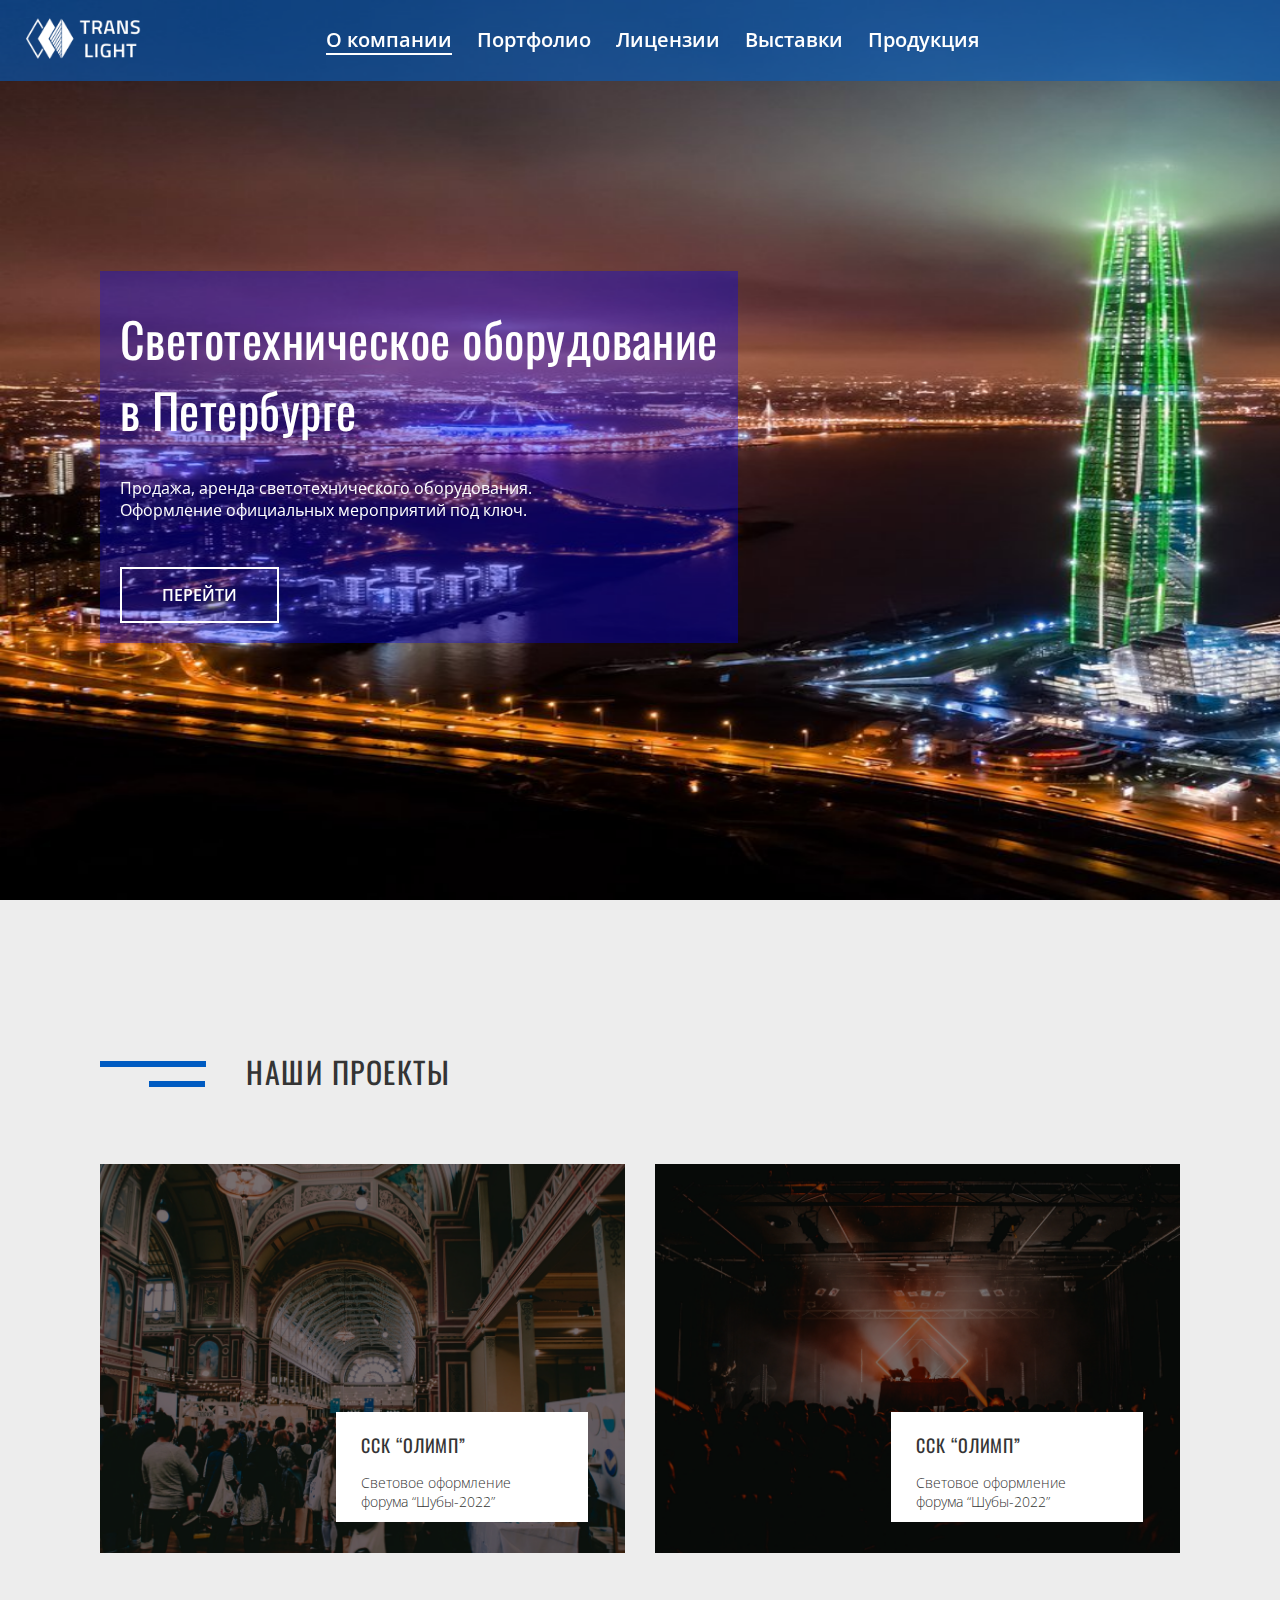
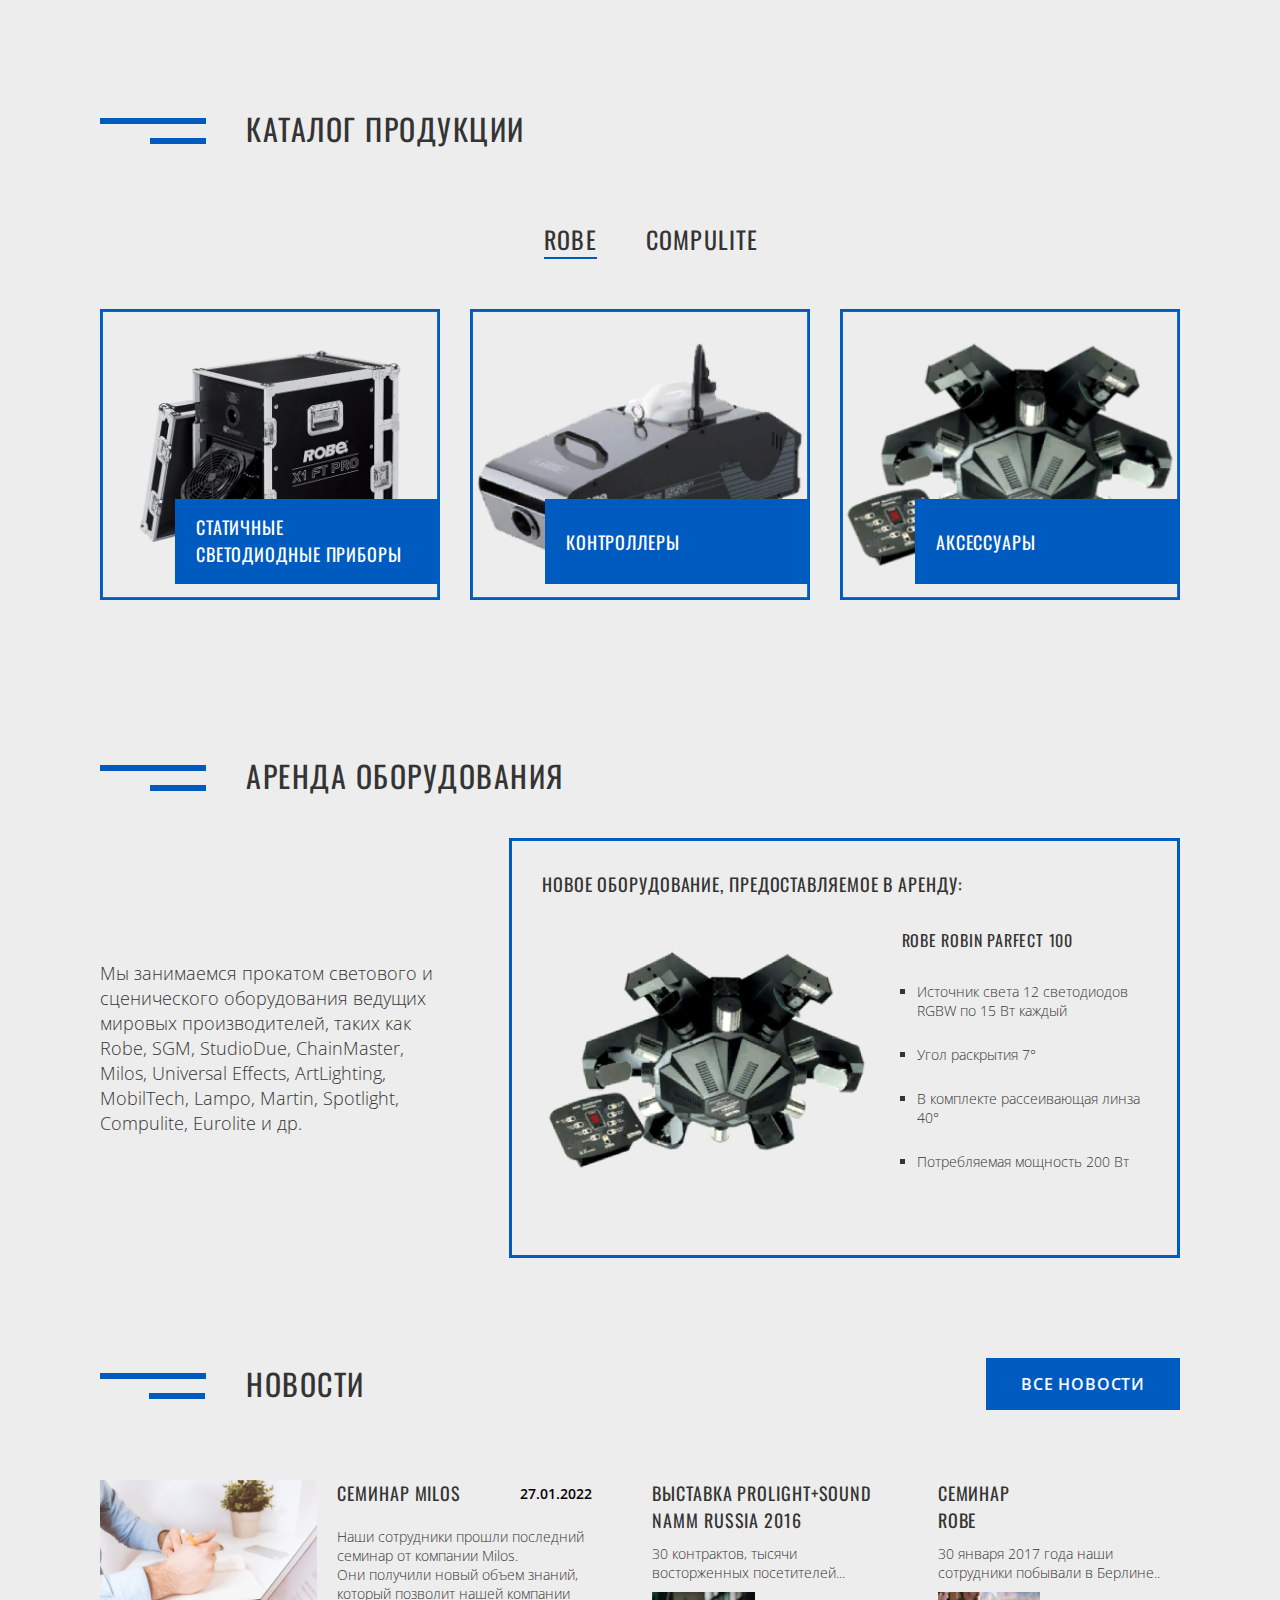
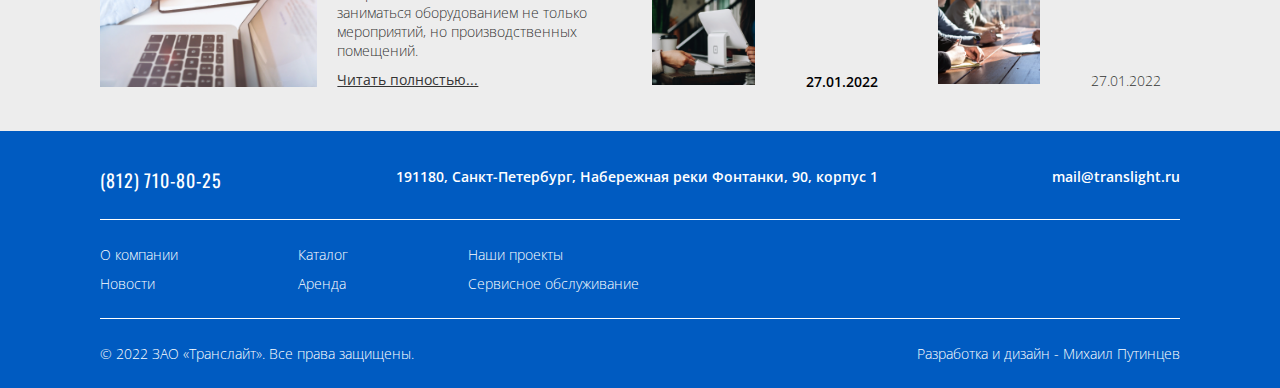
<file: index.html>
<!DOCTYPE html>
<html lang="ru">

<head>
    <meta charset="utf-8">
    <meta name="keywords" content="Светотехнический, оборудование, Петербург">
    <meta name="description" content="Здесь вы найдете светотехническое оборудование в Петербурге">
    <meta name="viewport" content="width=device-width">
    <link
        href="https://fonts.googleapis.com/css?family=Open+Sans:300,400,600|Oswald:300,400&display=swap&subset=cyrillic"
        rel="stylesheet">
    <link rel="stylesheet" href="styles/index.css">
    <title>Светотехническое оборудование в Петербурге</title>
</head>

<body>

    <header>
        <div class="color_blue_1">
            <span class="logo"><img src="image/logo (2).png" alt="" width="100%"></span>
            <div class="container_1">
                <ul class="nav_top">
                    <li class="active"><a href="index.html">О компании</a></li>
                    <li><a href="portfolio.html">Портфолио</a></li>
                    <li><a href="license.html">Лицензии</a></li>
                    <li><a href="exhibitions.html">Выставки</a></li>
                    <li><a href="products.html">Продукция</a></li>
                </ul>
            </div>
        </div>

        <img class='city' src="image/city.jpg" alt="">

        <div class="container_2">
            <div class="info">
                <h1>Светотехническое оборудование<br> в Петербурге</h1>
                <p>Продажа, аренда светотехнического оборудования.<br> Оформление официальных мероприятий под ключ.</p>
                <a href="">ПЕРЕЙТИ</a>
            </div>
        </div>
    </header>
    <main>
        <div class="container_3">
            <div class="nav_our_project">
                <div class="our_project">Наши проекты</div>
            </div>
            <div class="container_image">
                <a href=""><img src="image/Rectangle 4.png" alt="" width="100%" class="image">
                    <div class="container_text_image">
                        <div>ССК “ОЛИМП”</div>
                        <div>Световое оформление<br> форума “Шубы-2022”</div>
                    </div>
                </a>
                <a href=""><img src=" image/Rectangle 4 (1).png" alt="" width="100%" class="image">
                    <div class="container_text_image">
                        <div>ССК “ОЛИМП”</div>
                        <div>Световое оформление<br> форума “Шубы-2022”</div>
                    </div>
                </a>
            </div>
        </div>
        <div class="container_4">
            <div class="production">Каталог продукции</div>
            <div class="nav_production">
                <div class="cont">
                    <div><a href="">Robe</a></div>
                    <div><a href="">Compulite</a></div>
                </div>
            </div>
            <div class="container_image">
                <a href=""><img src="image/Rectangle 4 (2).png" alt="" width="100%">
                    <div class="container_of_text">
                        <div class="text_of_image stat">Статичные<br> светодиодные приборы</div>
                    </div>
                </a>
                <a href=""><img src="image/Rectangle 4 (3).png" alt="" width="100%">
                    <div class="container_of_text">
                        <div class="text_of_image">Контроллеры</div>
                    </div>
                </a>
                <a href=""><img src="image/Rectangle 4 (4).png" alt="" width="100%">
                    <div class="container_of_text">
                        <div class="text_of_image">Аксессуары</div>
                    </div>
                </a>
            </div>
        </div>
        <div class="container_5">
            <div class="rent">Аренда оборудования</div>
            <div class="container_description">
                <div class="info">Мы занимаемся прокатом светового и сценического оборудования ведущих мировых
                    производителей,
                    таких как
                    Robe,
                    SGM, StudioDue, ChainMaster, Milos, Universal Effects, ArtLighting, MobilTech, Lampo, Martin,
                    Spotlight,
                    Compulite, Eurolite и др.</div>
                <div class="container_device">
                    <div class="cont">
                        <div class="text">Новое оборудование, предоставляемое в аренду:</div>
                        <div>
                        </div>
                    </div>
                    <a class="info_2">
                        <div class="cont-flex">
                            <div class="img"><img src="image/Rectangle (2).png" alt="" width="100%"></div>
                            <div>
                                <div class="model">Robe Robin ParFect 100</div>
                                <ul>
                                    <li>Источник света 12 светодиодов RGBW по 15 Вт каждый</li>
                                    <li>Угол раскрытия 7°</li>
                                    <li>В комплекте рассеивающая линза 40°</li>
                                    <li>Потребляемая мощность 200 Вт</li>
                                </ul>
                            </div>
                        </div>
                    </a>
                </div>
            </div>
        </div>
        <div class="container_6">
            <div class="cont_flex">
                <div class="news">Новости</div>
                <a href="" class="all_news">все новости</a>
            </div>
            <div class="full_news_decription">
                <div class="news_1">
                    <div><img src="image/Rectangle (3).png" alt="" width="116%" class="width_media_1"></div>
                    <div class="cont_text_news">
                        <div class="text_1">
                            <div class="sem">Семинар Milos</div>
                            <div>27.01.2022</div>
                        </div>
                        <div class="text_2">Наши сотрудники прошли последний семинар от компании Milos.<br> Они получили
                            новый объем
                            знаний, который позволит нашей компании заниматься оборудованием не только мероприятий, но
                            производственных помещений.</div>
                        <a href="" class="text_3">Читать полностью...</a>
                    </div>
                </div>
                <a href="" class="news_2">
                    <div>Выставка Prolight+Sound NAMM Russia 2016</div>
                    <div>30 контрактов, тысячи восторженных посетителей...</div>
                    <div class="flex_cont">
                        <div><img src="image/Rectangle (4).png" alt="" width="80%" class="width_media_2"></div>
                        <div>27.01.2022</div>
                    </div>
                </a>
                <a href="" class="news_3">
                    <div>Семинар <br>Robe</div>
                    <div>30 января 2017 года наши сотрудники побывали в Берлине..</div>
                    <div class="flex_cont">
                        <div><img src="image/Rectangle (5).png" alt="" width="80%" class="width_media_3"></div>
                        <div>27.01.2022</div>
                    </div>
                </a>
            </div>
        </div>
    </main>
    <footer>
        <div class="color_7_blue">
            <div class="container_7">
                <section class="lvl_1">
                    <div>(812) 710-80-25</div>
                    <div>191180, Санкт-Петербург, Набережная реки Фонтанки, 90, корпус 1</div>
                    <div>mail@translight.ru</div>
                </section>
                <section class="lvl_2">
                    <div><a href="">О компании</a><a href="">Новости</a></div>
                    <div><a href="">Каталог</a><a href="">Аренда</a></div>
                    <div><a href="">Наши проекты</a><a href="">Сервисное обслуживание</a></div>
                </section>
                <section class="lvl_3">
                    <div>© 2022 ЗАО «Транслайт». Все права защищены.</div>
                    <a href="">Разработка и дизайн - Михаил Путинцев</a>
                </section>
            </div>
        </div>
    </footer>
</body>

</html>
</file>
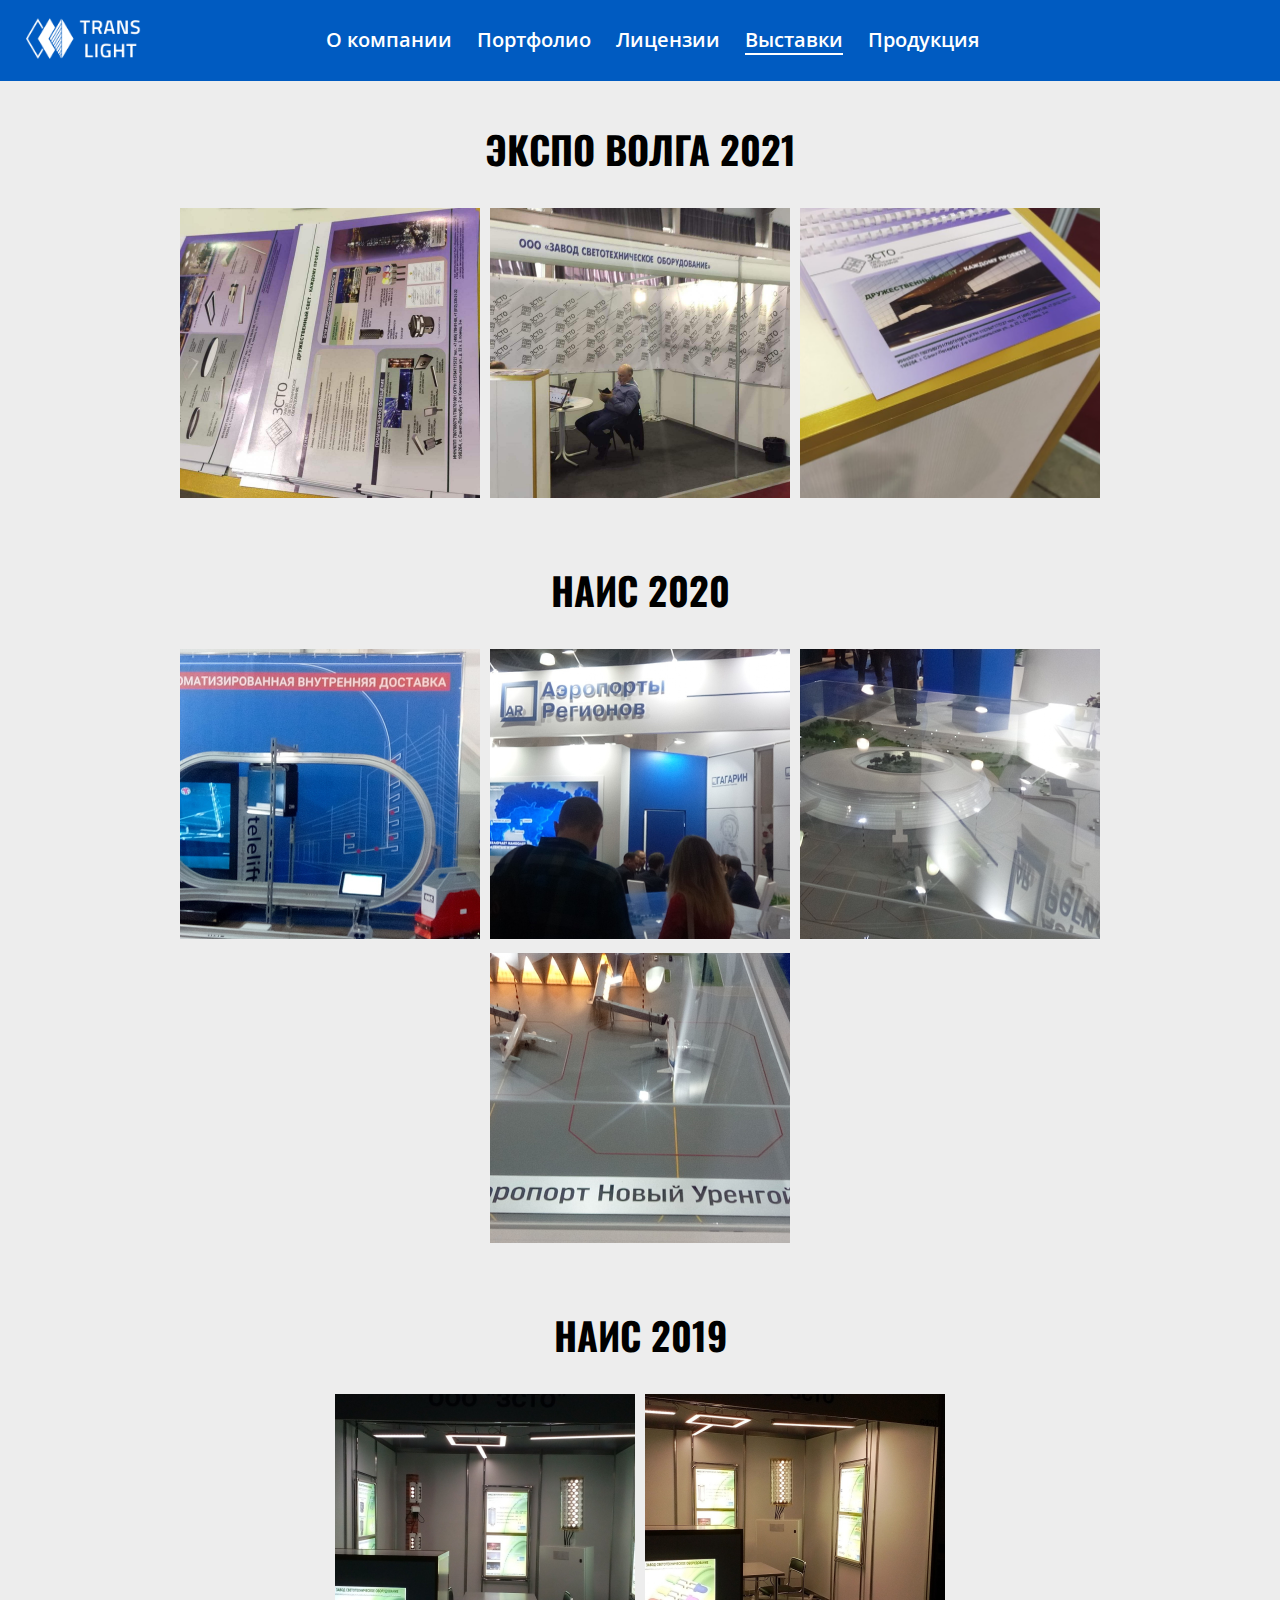
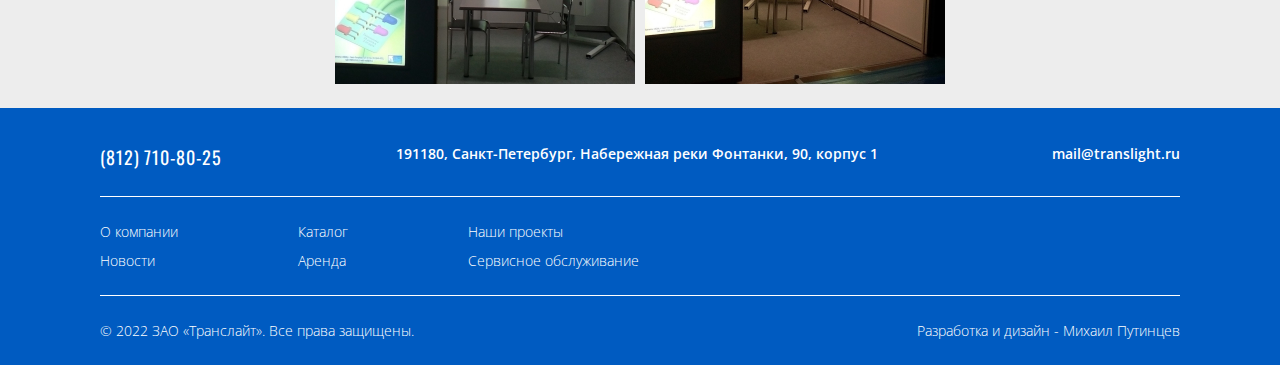
<file: exhibitions.html>
<!DOCTYPE html>
<html lang="ru">

<head>
    <meta charset="utf-8">
    <meta name="keywords" content="Светотехнический, оборудование, Петербург">
    <meta name="description" content="Здесь вы найдете светотехническое оборудование в Петербурге">
    <meta name="viewport" content="width=device-width">
    <link
        href="https://fonts.googleapis.com/css?family=Open+Sans:300,400,600|Oswald:300,400&display=swap&subset=cyrillic"
        rel="stylesheet">
    <link rel="stylesheet" href="styles/exhibitions.css">
    <title>Светотехническое оборудование в Петербурге</title>
</head>

<body>
    <header>
        <div class="color_blue_1">
            <span class="logo"><img src="image/logo (2).png" alt="" width="100%"></span>
            <div class="container_1">
                <ul class="nav_top">
                    <li><a href="index.html">О компании</a></li>
                    <li><a href="portfolio.html">Портфолио</a></li>
                    <li><a href="license.html">Лицензии</a></li>
                    <li class="active"><a href="exhibitions.html">Выставки</a></li>
                    <li><a href="products.html">Продукция</a></li>
                </ul>
            </div>
        </div>
    </header>

    <main class="main">
        <section class="ecspo">
            <div class="container">
                <h1 class="tittle">ЭКСПО ВОЛГА 2021</h1>
                <ul class="photos-list">
                    <li class="photos-list__item"><img class="photos-list__image" src="image/exp1.jpg" alt="Картинка"></li>
                    <li class="photos-list__item"><img class="photos-list__image" src="image/exp2.jpg" alt="Картинка"></li>
                    <li class="photos-list__item"><img class="photos-list__image" src="image/exp3.jpg" alt="Картинка"></li>
                </ul>
            </div>
        </section>

        <section class="nais-2020">
            <div class="container">
                <h1 class="tittle">НАИС 2020</h1>
                <ul class="photos-list">
                    <li class="photos-list__item"><img class="photos-list__image" src="image/exp4.jpg" alt="Картинка"></li>
                    <li class="photos-list__item"><img class="photos-list__image" src="image/exp5.jpg" alt="Картинка"></li>
                    <li class="photos-list__item"><img class="photos-list__image" src="image/exp6.jpg" alt="Картинка"></li>
                    <li class="photos-list__item"><img class="photos-list__image" src="image/exp7.jpg" alt="Картинка"></li>
                </ul>
            </div>
        </section>

        <section class="nais-2019">
            <div class="container">
                <h1 class="tittle">НАИС 2019</h1>
                <ul class="photos-list">
                    <li class="photos-list__item"><img class="photos-list__image" src="image/exp8.jpg" alt="Картинка"></li>
                    <li class="photos-list__item"><img class="photos-list__image" src="image/exp9.jpg" alt="Картинка"></li>
                </ul>
            </div>
        </section>
    </main>

    <footer>
        <div class="color_7_blue">
            <div class="container_7">
                <section class="lvl_1">
                    <div>(812) 710-80-25</div>
                    <div>191180, Санкт-Петербург, Набережная реки Фонтанки, 90, корпус 1</div>
                    <div>mail@translight.ru</div>
                </section>
                <section class="lvl_2">
                    <div><a href="">О компании</a><a href="">Новости</a></div>
                    <div><a href="">Каталог</a><a href="">Аренда</a></div>
                    <div><a href="">Наши проекты</a><a href="">Сервисное обслуживание</a></div>
                </section>
                <section class="lvl_3">
                    <div>© 2022 ЗАО «Транслайт». Все права защищены.</div>
                    <a href="">Разработка и дизайн - Михаил Путинцев</a>
                </section>
            </div>
        </div>
    </footer>
</body>
</file>
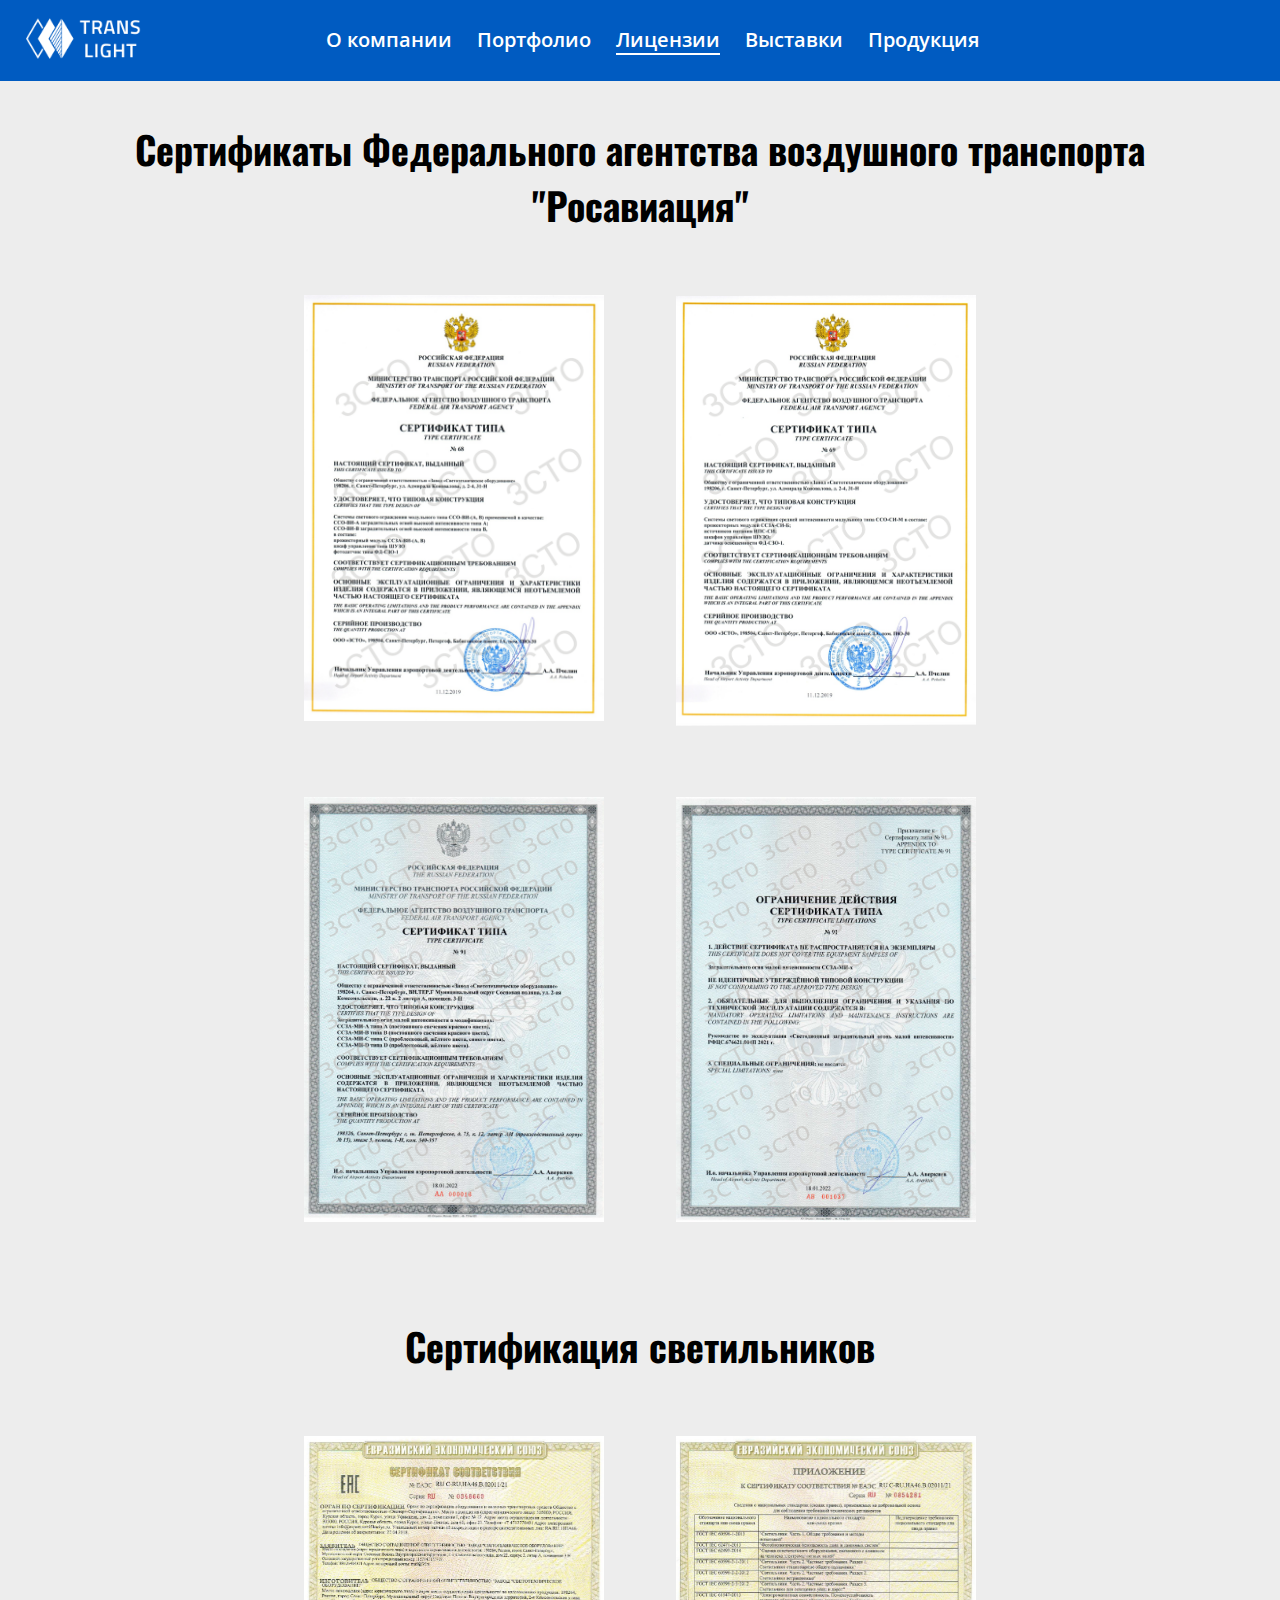
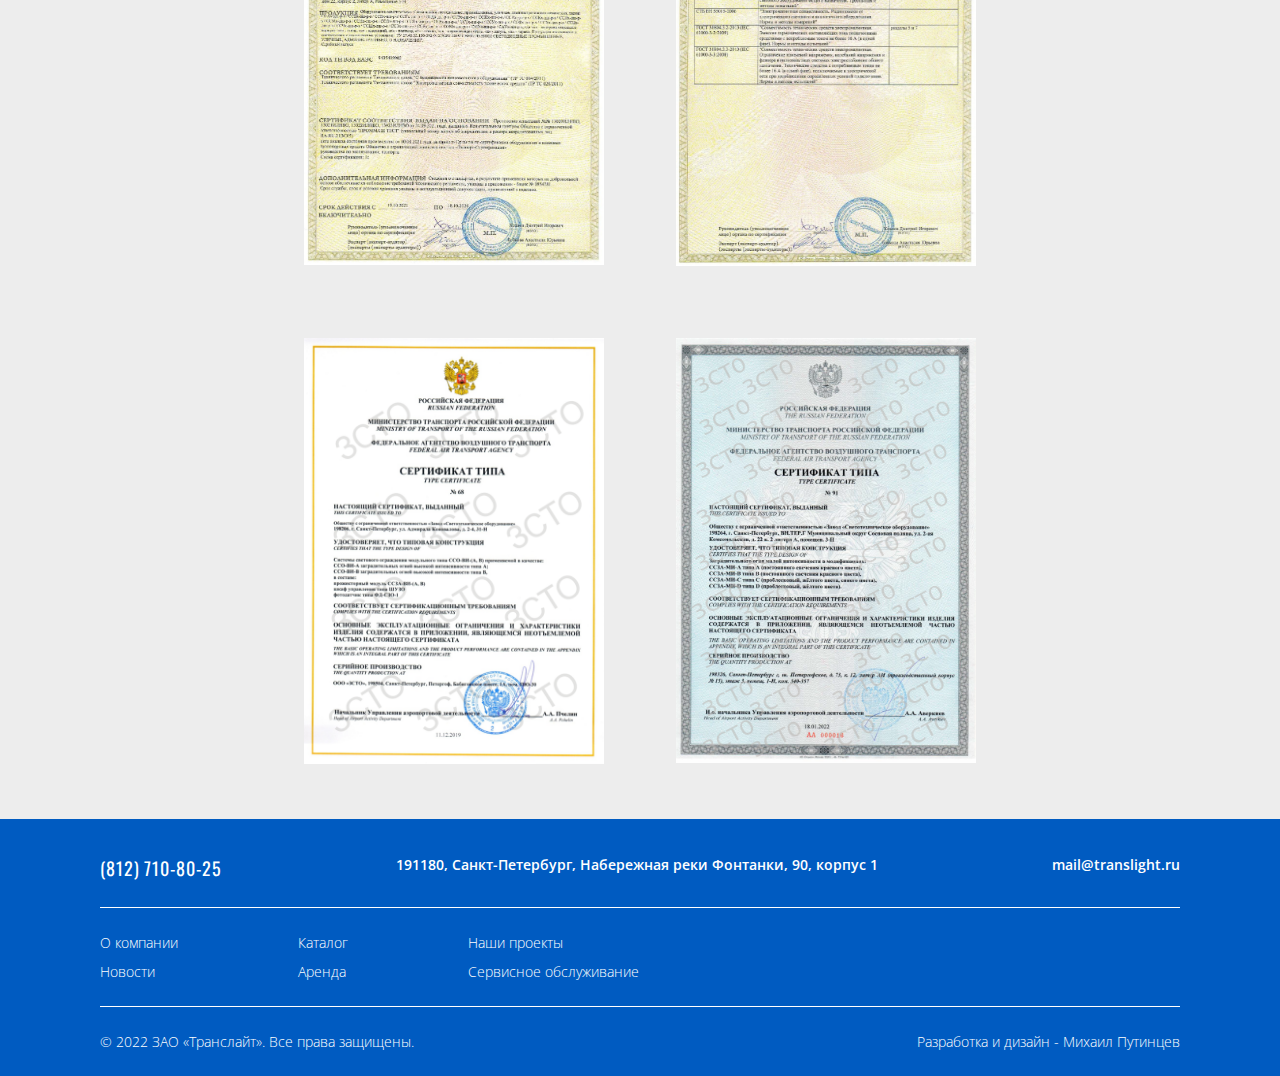
<file: license.html>
<!DOCTYPE html>
<html lang="ru">

<head>
    <meta charset="utf-8">
    <meta name="keywords" content="Светотехнический, оборудование, Петербург">
    <meta name="description" content="Здесь вы найдете светотехническое оборудование в Петербурге">
    <meta name="viewport" content="width=device-width">
    <link
        href="https://fonts.googleapis.com/css?family=Open+Sans:300,400,600|Oswald:300,400&display=swap&subset=cyrillic"
        rel="stylesheet">
    <link rel="stylesheet" href="styles/license.css">
    <title>Светотехническое оборудование в Петербурге</title>
</head>

<body>
    <header>
        <div class="color_blue_1">
            <span class="logo"><img src="image/logo (2).png" alt="" width="100%"></span>
            <div class="container_1">
                <ul class="nav_top">
                    <li><a href="index.html">О компании</a></li>
                    <li><a href="portfolio.html">Портфолио</a></li>
                    <li class="active"><a href="license.html">Лицензии</a></li>
                    <li><a href="exhibitions.html">Выставки</a></li>
                    <li><a href="products.html">Продукция</a></li>
                </ul>
            </div>
        </div>
    </header>

    <main class="main">
        <section class="agency">
            <div class="container">
                <h1 class="tittle">Сертификаты Федерального агентства воздушного транспорта "Росавиация"</h1>
                <ul class="certificates-list">
                    <li class="certificates-list__item"><img class="certificates-list__image" src="image/sert1.png" alt="Картинка"></li>
                    <li class="certificates-list__item"><img class="certificates-list__image" src="image/sert2.png" alt="Картинка"></li>
                    <li class="certificates-list__item"><img class="certificates-list__image" src="image/sert3.png" alt="Картинка"></li>
                    <li class="certificates-list__item"><img class="certificates-list__image" src="image/sert4.png" alt="Картинка"></li>
                </ul>
            </div>
        </section>

        <section class="lamp">
            <div class="container">
                <h1 class="tittle">Сертификация светильников</h1>
                <ul class="certificates-list">
                    <li class="certificates-list__item"><img class="certificates-list__image" src="image/sert5.jpg" alt="Картинка"></li>
                    <li class="certificates-list__item"><img class="certificates-list__image" src="image/sert6.jpg" alt="Картинка"></li>
                    <li class="certificates-list__item"><img class="certificates-list__image" src="image/sert1.png" alt="Картинка"></li>
                    <li class="certificates-list__item"><img class="certificates-list__image" src="image/sert3.png" alt="Картинка"></li>
                </ul>
            </div>
        </section>
    </main>

    <footer>
        <div class="color_7_blue">
            <div class="container_7">
                <section class="lvl_1">
                    <div>(812) 710-80-25</div>
                    <div>191180, Санкт-Петербург, Набережная реки Фонтанки, 90, корпус 1</div>
                    <div>mail@translight.ru</div>
                </section>
                <section class="lvl_2">
                    <div><a href="">О компании</a><a href="">Новости</a></div>
                    <div><a href="">Каталог</a><a href="">Аренда</a></div>
                    <div><a href="">Наши проекты</a><a href="">Сервисное обслуживание</a></div>
                </section>
                <section class="lvl_3">
                    <div>© 2022 ЗАО «Транслайт». Все права защищены.</div>
                    <a href="">Разработка и дизайн - Михаил Путинцев</a>
                </section>
            </div>
        </div>
    </footer>
</body>
</file>
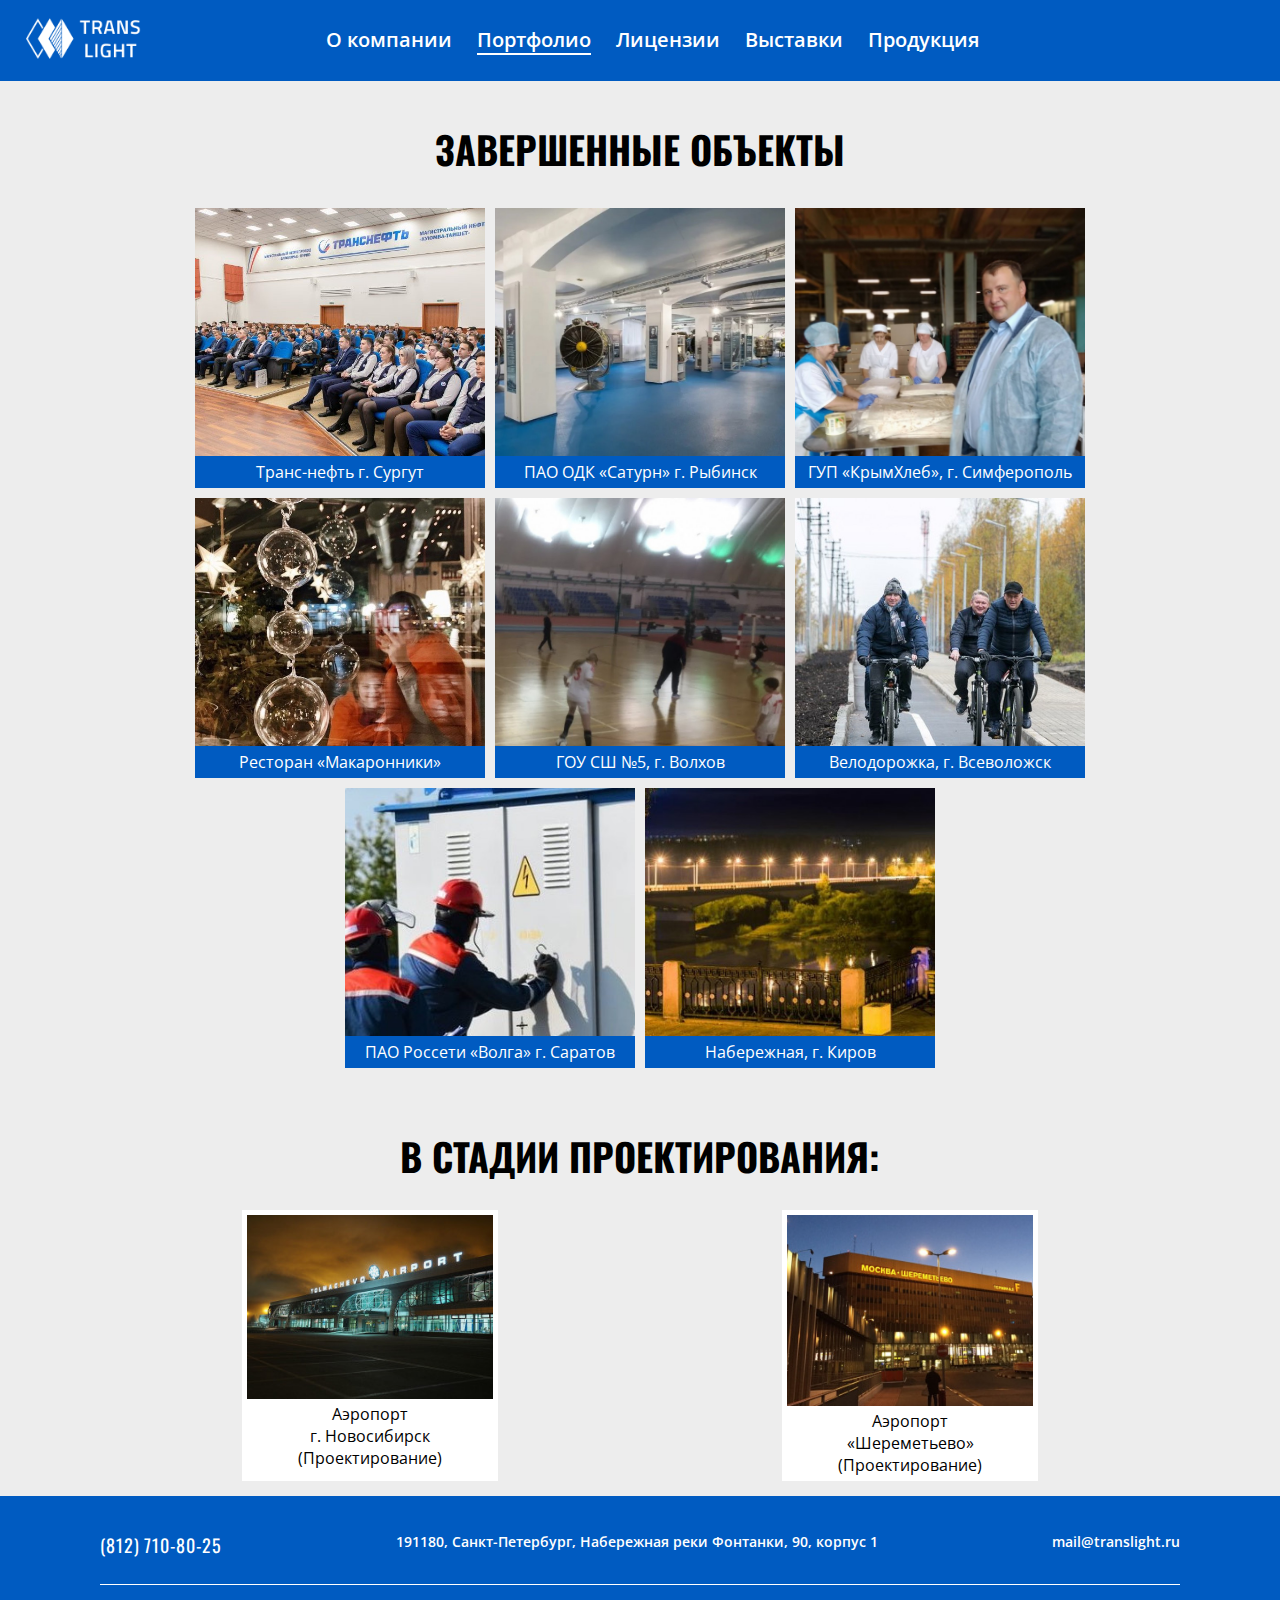
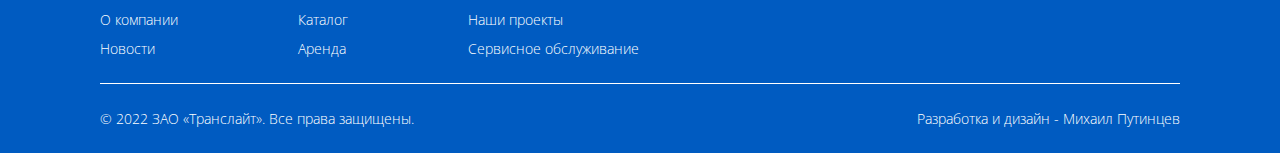
<file: portfolio.html>
<!DOCTYPE html>
<html lang="ru">

<head>
    <meta charset="utf-8">
    <meta name="keywords" content="Светотехнический, оборудование, Петербург">
    <meta name="description" content="Здесь вы найдете светотехническое оборудование в Петербурге">
    <meta name="viewport" content="width=device-width">
    <link
        href="https://fonts.googleapis.com/css?family=Open+Sans:300,400,600|Oswald:300,400&display=swap&subset=cyrillic"
        rel="stylesheet">
    <link rel="stylesheet" href="styles/portfolio.css">
    <title>Светотехническое оборудование в Петербурге</title>
</head>

<body>
    <header>
        <div class="color_blue_1">
            <span class="logo"><img src="image/logo (2).png" alt="" width="100%"></span>
            <div class="container_1">
                <ul class="nav_top">
                    <li><a href="index.html">О компании</a></li>
                    <li class="active"><a href="portfolio.html">Портфолио</a></li>
                    <li><a href="license.html">Лицензии</a></li>
                    <li><a href="exhibitions.html">Выставки</a></li>
                    <li><a href="products.html">Продукция</a></li>
                </ul>
            </div>
        </div>
    </header>

    <main class="main">
        <section class="completed-projects">
            <div class="container">
                <h1 class="tittle">ЗАВЕРШЕННЫЕ ОБЪЕКТЫ</h1>
                <ul class="completed-projects__list">
                    <li class="completed-projects__item"><img class="completed-projects__image" src="image/portf1.jpg"
                            alt="Картинка">
                        <div class="completed-projects__text">Транс-нефть г. Сургут</div>
                    </li>
                    <li class="completed-projects__item"><img class="completed-projects__image" src="image/portf2.jpg"
                            alt="Картинка">
                        <div class="completed-projects__text">ПАО ОДК «Сатурн» г. Рыбинск</div>
                    </li>
                    <li class="completed-projects__item"><img class="completed-projects__image" src="image/portf3.jpg"
                            alt="Картинка">
                        <div class="completed-projects__text">ГУП «КрымХлеб», г. Симферополь</div>
                    </li>
                    <li class="completed-projects__item"><img class="completed-projects__image" src="image/portf4.jpg"
                            alt="Картинка">
                        <div class="completed-projects__text">Ресторан «Макаронники»</div>
                    </li>
                    <li class="completed-projects__item"><img class="completed-projects__image" src="image/portf5.jpg"
                            alt="Картинка">
                        <div class="completed-projects__text">ГОУ СШ №5, г. Волхов</div>
                    </li>
                    <li class="completed-projects__item"><img class="completed-projects__image" src="image/portf6.jpg"
                            alt="Картинка">
                        <div class="completed-projects__text">Велодорожка, г. Всеволожск</div>
                    </li>
                    <li class="completed-projects__item"><img class="completed-projects__image" src="image/portf7.jpg"
                            alt="Картинка">
                        <div class="completed-projects__text">ПАО Россети «Волга» г. Саратов</div>
                    </li>
                    <li class="completed-projects__item"><img class="completed-projects__image" src="image/portf8.jpg"
                            alt="Картинка">
                        <div class="completed-projects__text">Набережная, г. Киров</div>
                    </li>
                </ul>
            </div>
        </section>

        <section class="projected">
            <div class="container">
                <h1 class="tittle">В СТАДИИ ПРОЕКТИРОВАНИЯ:</h1>
                <ul class="projected__list">
                    <li class="projected__item"><img class="projected__image" src="image/portf9.jpg" alt="Картинка">
                        <div class="projected__text">Аэропорт<br>г. Новосибирск<br>(Проектирование)</div>
                    </li>
                    <li class="projected__item"><img class="projected__image" src="image/portf10.jpg" alt="Картинка">
                        <div class="projected__text">Аэропорт<br>«Шереметьево»<br>(Проектирование)</div>
                    </li>
                </ul>
            </div>
        </section>
    </main>

    <footer>
        <div class="color_7_blue">
            <div class="container_7">
                <section class="lvl_1">
                    <div>(812) 710-80-25</div>
                    <div>191180, Санкт-Петербург, Набережная реки Фонтанки, 90, корпус 1</div>
                    <div>mail@translight.ru</div>
                </section>
                <section class="lvl_2">
                    <div><a href="">О компании</a><a href="">Новости</a></div>
                    <div><a href="">Каталог</a><a href="">Аренда</a></div>
                    <div><a href="">Наши проекты</a><a href="">Сервисное обслуживание</a></div>
                </section>
                <section class="lvl_3">
                    <div>© 2022 ЗАО «Транслайт». Все права защищены.</div>
                    <a href="">Разработка и дизайн - Михаил Путинцев</a>
                </section>
            </div>
        </div>
    </footer>
</body>
</file>
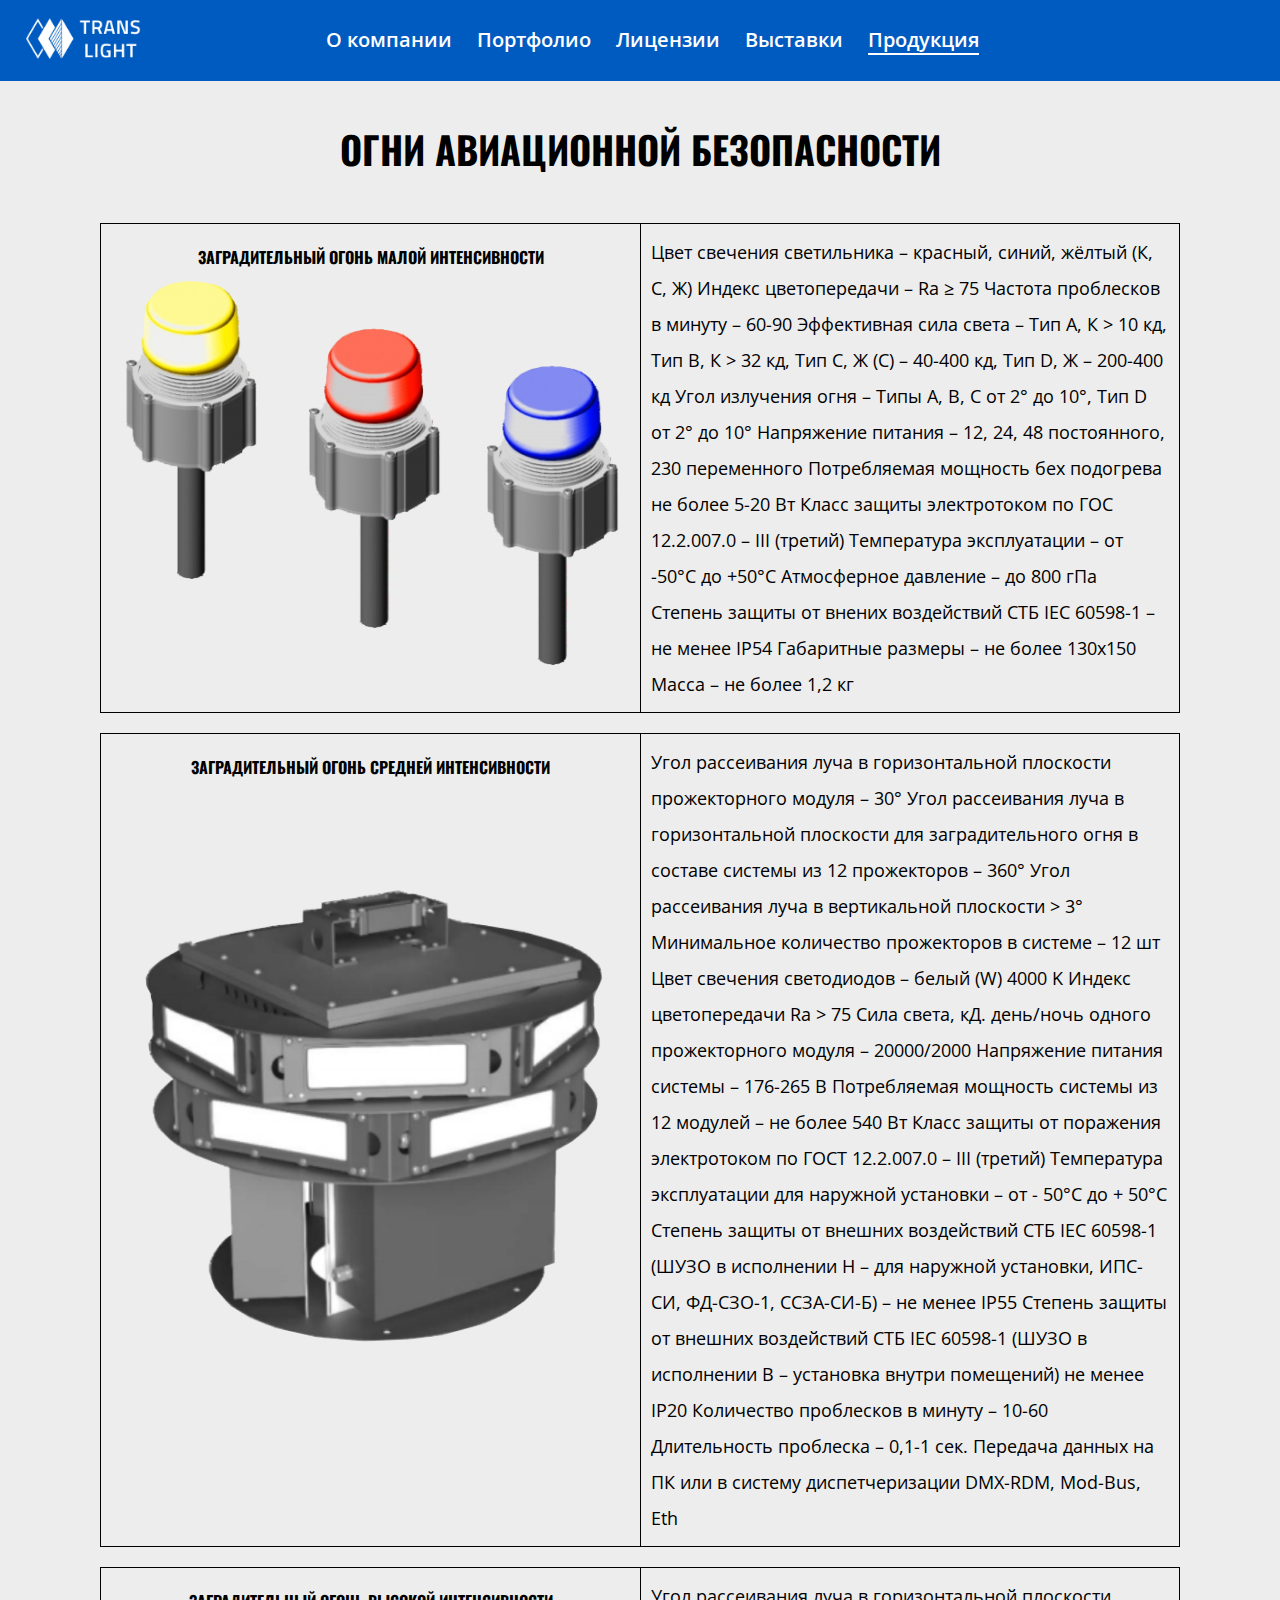
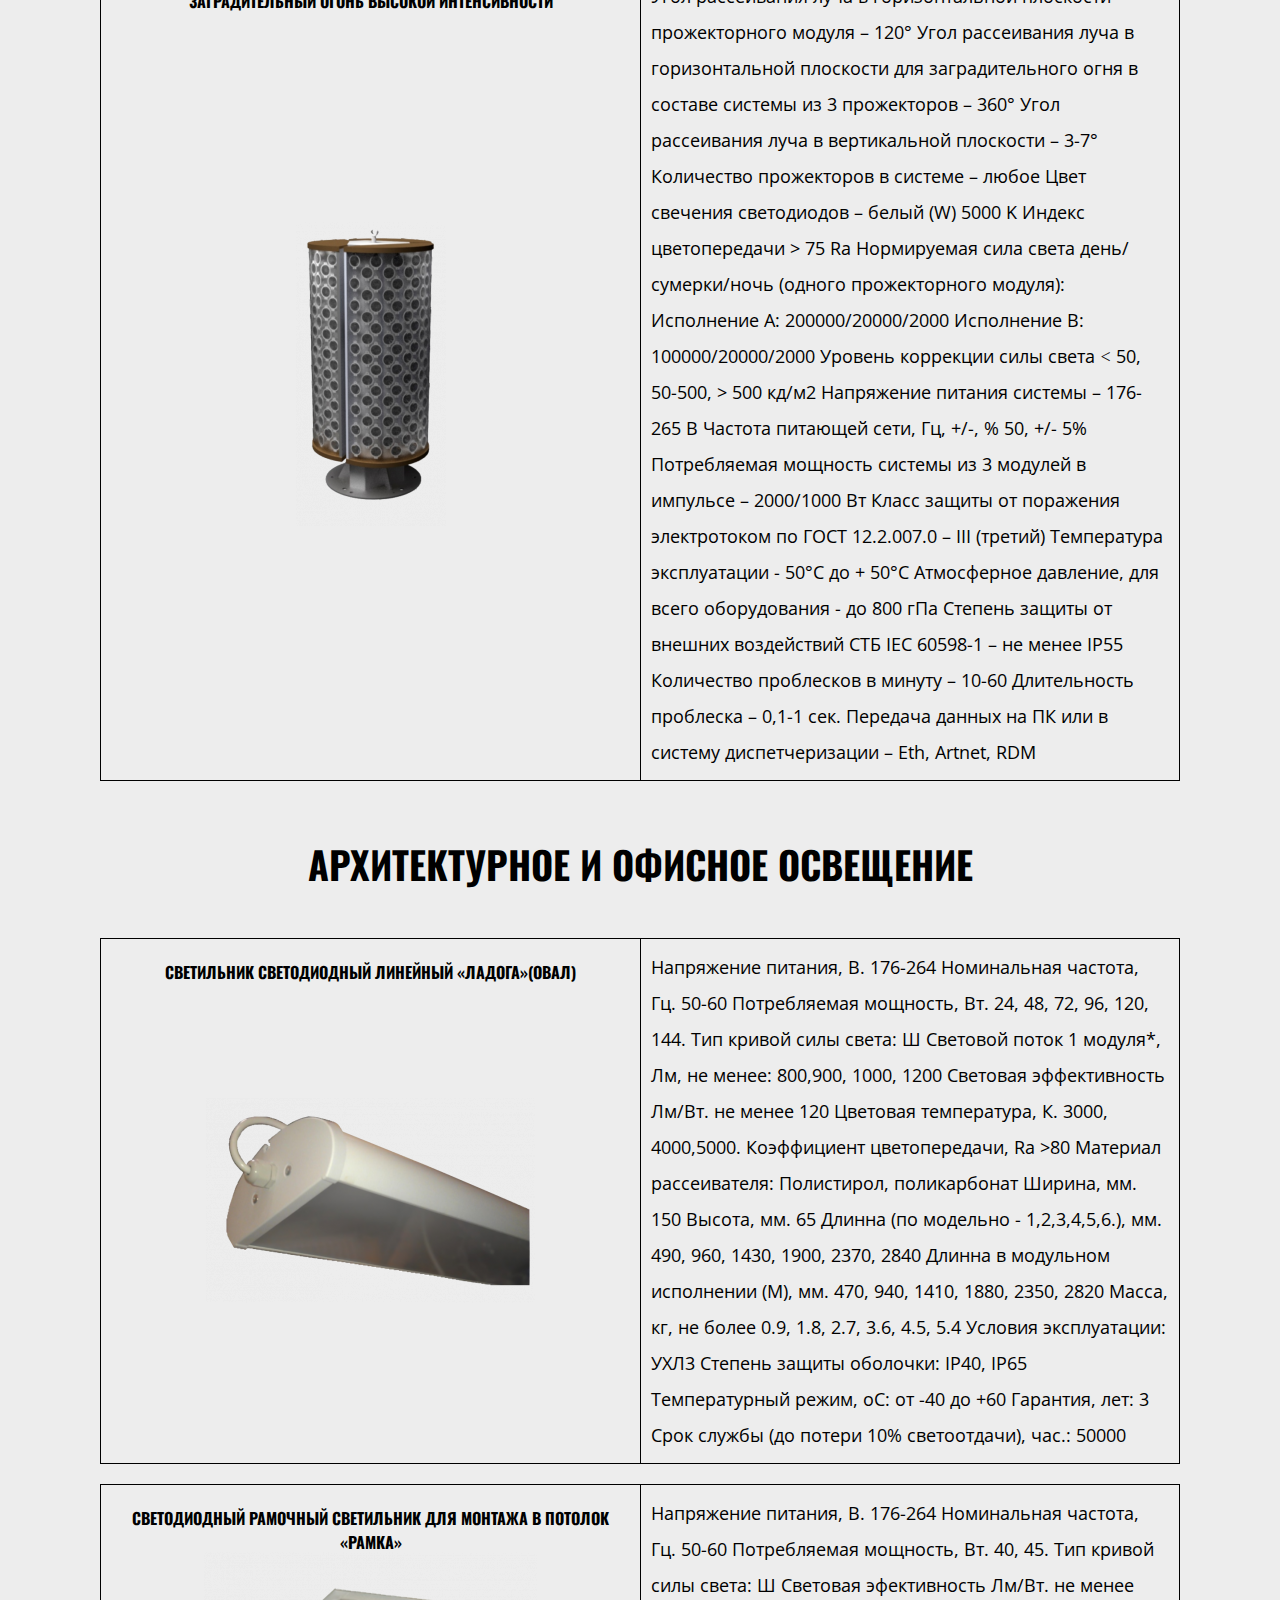
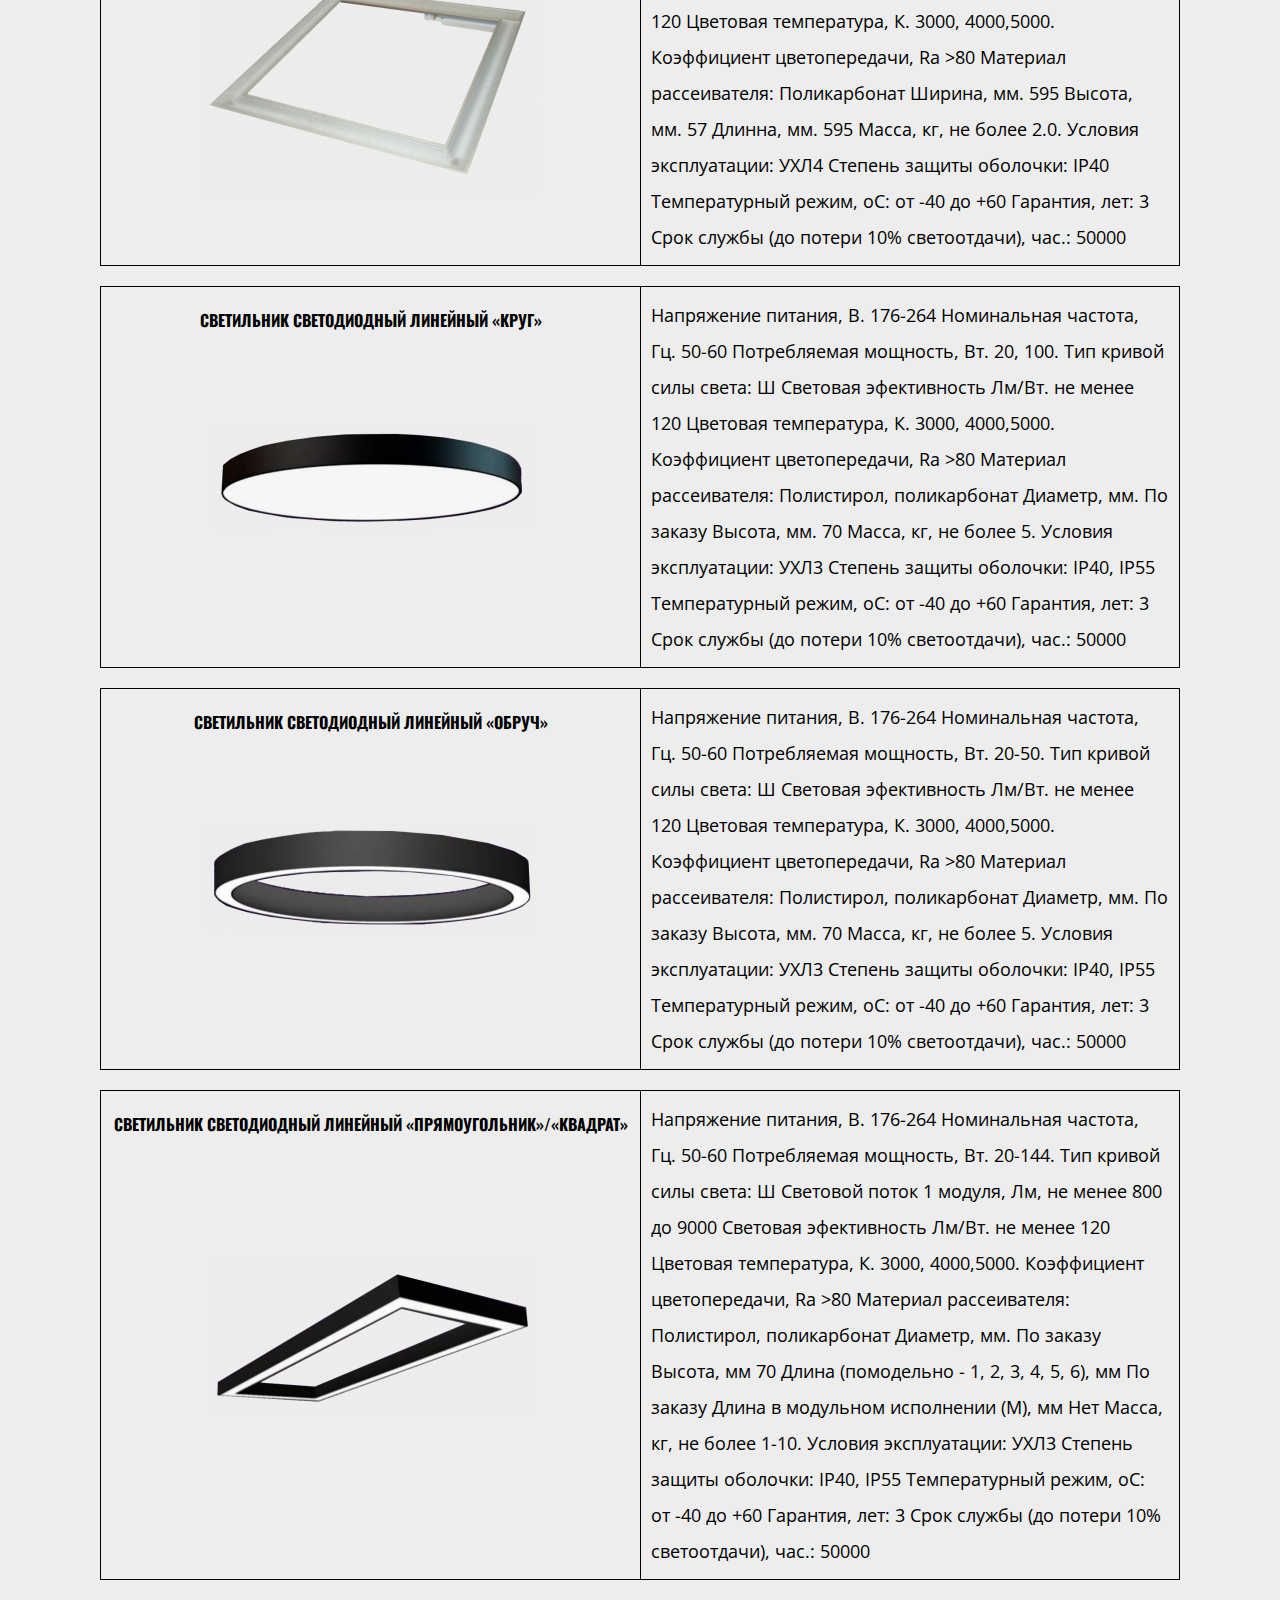
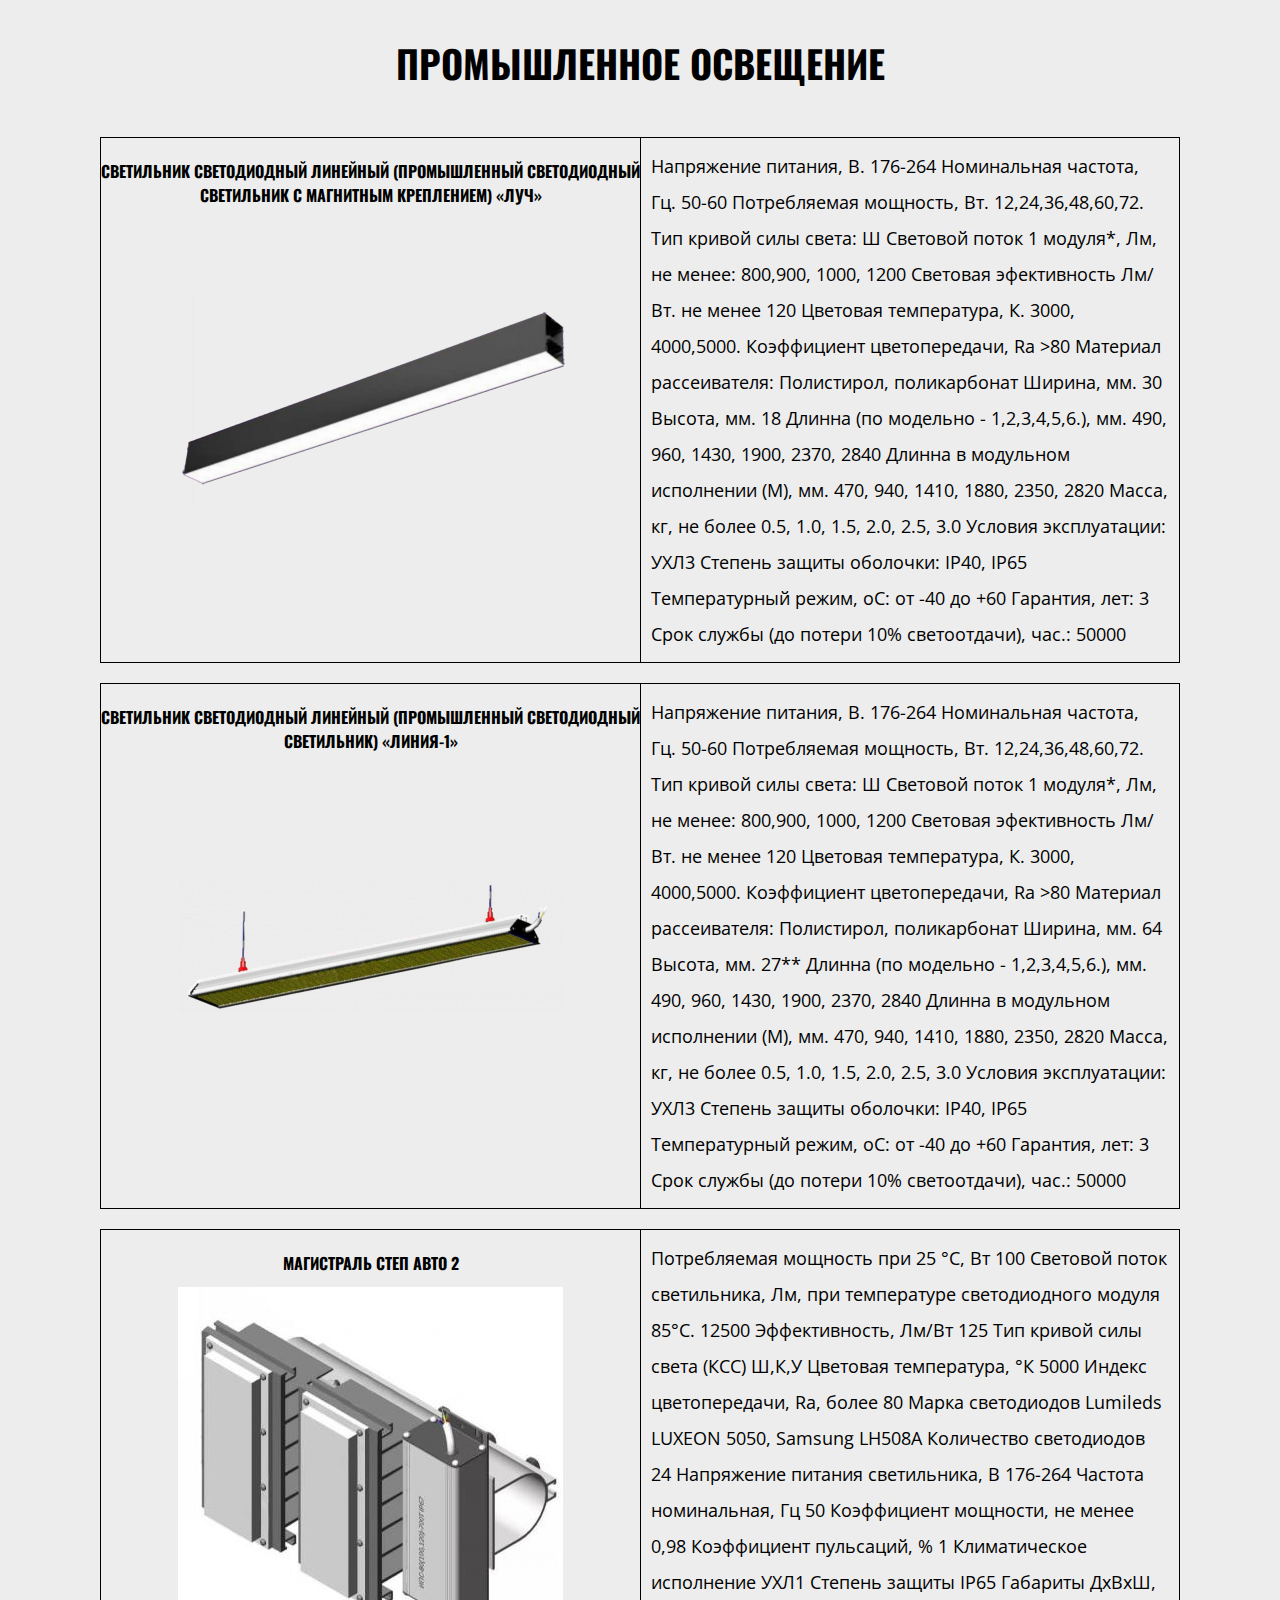
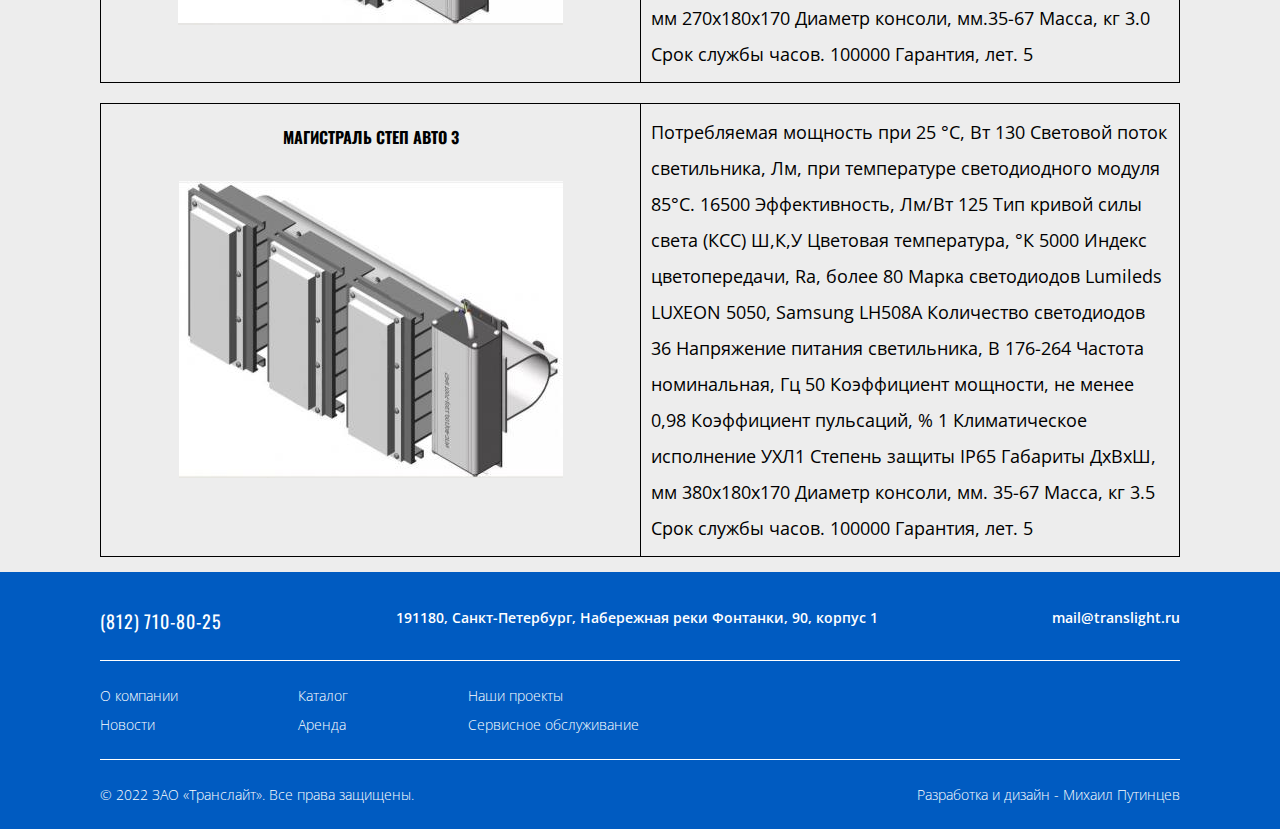
<file: products.html>
<!DOCTYPE html>
<html lang="ru">

<head>
    <meta charset="utf-8">
    <meta name="keywords" content="Светотехнический, оборудование, Петербург">
    <meta name="description" content="Здесь вы найдете светотехническое оборудование в Петербурге">
    <meta name="viewport" content="width=device-width">
    <link
        href="https://fonts.googleapis.com/css?family=Open+Sans:300,400,600|Oswald:300,400&display=swap&subset=cyrillic"
        rel="stylesheet">
    <link rel="stylesheet" href="styles/products.css">
    <title>Светотехническое оборудование в Петербурге</title>
</head>

<body>
    <header>
        <div class="color_blue_1">
            <span class="logo"><img src="image/logo (2).png" alt="" width="100%"></span>
            <div class="container_1">
                <ul class="nav_top">
                    <li><a href="index.html">О компании</a></li>
                    <li><a href="portfolio.html">Портфолио</a></li>
                    <li><a href="license.html">Лицензии</a></li>
                    <li><a href="exhibitions.html">Выставки</a></li>
                    <li class="active"><a href="products.html">Продукция</a></li>
                </ul>
            </div>
        </div>
    </header>

    <main class="main">
        <section class="lights">
            <div class="container">
                <h1 class="tittle">ОГНИ АВИАЦИОННОЙ БЕЗОПАСНОСТИ</h1>
                <ul class="products-list">
                    <li class="products-list__item">
                        <div class="products-list__visual">
                            <h4 class="products-list__tittle">ЗАГРАДИТЕЛЬНЫЙ ОГОНЬ МАЛОЙ ИНТЕНСИВНОСТИ</h4>
                            <img class="products-list__image" src="image/prod1.png" alt="Картинка">
                        </div>
                        <div class="products-list__text">Цвет свечения светильника – красный, синий, жёлтый (К,
                            С, Ж)

                            Индекс цветопередачи – Ra ≥ 75

                            Частота проблесков в минуту – 60-90

                            Эффективная сила света – Тип А, К > 10 кд, Тип В, К > 32 кд, Тип С, Ж (С) – 40-400 кд, Тип
                            D, Ж – 200-400 кд

                            Угол излучения огня – Типы А, В, С от 2° до 10°, Тип D от 2° до 10°

                            Напряжение питания – 12, 24, 48 постоянного, 230 переменного

                            Потребляемая мощность бех подогрева не более 5-20 Вт

                            Класс защиты электротоком по ГОС 12.2.007.0 – III (третий)

                            Температура эксплуатации – от -50°С до +50°С

                            Атмосферное давление – до 800 гПа

                            Степень защиты от внених воздействий СТБ IEC 60598-1 – не менее IP54

                            Габаритные размеры – не более 130х150

                            Масса – не более 1,2 кг
                        </div>
                    </li>
                    <li class="products-list__item">
                        <div class="products-list__visual">
                            <h4 class="products-list__tittle">ЗАГРАДИТЕЛЬНЫЙ ОГОНЬ СРЕДНЕЙ ИНТЕНСИВНОСТИ</h4>
                            <img class="products-list__image" src="image/prod2.png" alt="Картинка">
                        </div>
                        <div class="products-list__text">Угол рассеивания луча в горизонтальной плоскости прожекторного модуля – 30°
                            Угол рассеивания луча в горизонтальной плоскости для заградительного огня в составе системы из 12 прожекторов – 360°
                            Угол рассеивания луча в вертикальной плоскости > 3°
                            Минимальное количество прожекторов в системе – 12 шт
                            Цвет свечения светодиодов – белый (W) 4000 K
                            Индекс цветопередачи Rа > 75
                            Сила света, кД. день/ночь одного прожекторного модуля – 20000/2000
                            Напряжение питания системы – 176-265 В
                            Потребляемая мощность системы из 12 модулей – не более 540 Вт
                            Класс защиты от поражения электротоком по ГОСТ 12.2.007.0 – III (третий)
                            Температура эксплуатации для наружной установки – от - 50°C до + 50°C
                            Степень защиты от внешних воздействий СТБ IEC 60598-1 (ШУЗО в исполнении Н – для наружной установки, ИПС-СИ, ФД-СЗО-1, ССЗА-СИ-Б) – не менее IP55
                            Степень защиты от внешних воздействий СТБ IEC 60598-1 (ШУЗО в исполнении В – установка внутри помещений) не менее IP20
                            
                            Количество проблесков в минуту – 10-60
                            Длительность проблеска – 0,1-1 сек.
                            Передача данных на ПК или в систему диспетчеризации DMX-RDM, Mod-Bus, Eth
                        </div>
                    </li>
                    <li class="products-list__item">
                        <div class="products-list__visual">
                            <h4 class="products-list__tittle">ЗАГРАДИТЕЛЬНЫЙ ОГОНЬ ВЫСОКОЙ ИНТЕНСИВНОСТИ</h4>
                            <img class="products-list__image" src="image/prod3.png" alt="Картинка">
                        </div>
                        <div class="products-list__text">Угол рассеивания луча в горизонтальной плоскости прожекторного модуля – 120°
                            Угол рассеивания луча в горизонтальной плоскости для заградительного огня в составе системы из 3 прожекторов – 360°
                            Угол рассеивания луча в вертикальной плоскости – 3-7°
                            Количество прожекторов в системе – любое
                            Цвет свечения светодиодов – белый (W) 5000 K
                            Индекс цветопередачи > 75 Rа 
                            Нормируемая сила света день/сумерки/ночь (одного прожекторного модуля):
                            Исполнение А: 200000/20000/2000
                            Исполнение В: 100000/20000/2000
                            Уровень коррекции силы света ˂ 50, 50-500, > 500 кд/м2
                            Напряжение питания системы – 176-265 В
                            Частота питающей сети, Гц, +/-, % 50, +/- 5%
                            Потребляемая мощность системы из 3 модулей в импульсе – 2000/1000 Вт
                            Класс защиты от поражения электротоком по ГОСТ 12.2.007.0 – III (третий)
                            Температура эксплуатации - 50°C до + 50°C
                            Атмосферное давление, для всего оборудования - до 800 гПа
                            Степень защиты от внешних воздействий СТБ IEC 60598-1 – не менее IP55
                            Количество проблесков в минуту – 10-60
                            Длительность проблеска – 0,1-1 сек.
                            Передача данных на ПК или в систему диспетчеризации – Eth, Artnet, RDM
                        </div>
                    </li>
                </ul>
            </div>
        </section>

        <section class="office-lighting">
            <div class="container">
                <h1 class="tittle">АРХИТЕКТУРНОЕ И ОФИСНОЕ ОСВЕЩЕНИЕ</h1>
                <ul class="products-list">
                    <li class="products-list__item">
                        <div class="products-list__visual">
                            <h4 class="products-list__tittle">СВЕТИЛЬНИК СВЕТОДИОДНЫЙ ЛИНЕЙНЫЙ «ЛАДОГА»(ОВАЛ)</h4>
                            <img class="products-list__image" src="image/prod4.png" alt="Картинка">
                        </div>
                        <div class="products-list__text">Напряжение питания, В. 176-264

                            Номинальная частота, Гц. 50-60
                            
                            Потребляемая мощность, Вт. 24, 48, 72, 96, 120, 144.
                            
                            Тип кривой силы света: Ш
                            
                            Световой поток 1 модуля*, Лм, не менее: 800,900, 1000, 1200
                            
                            Световая эффективность Лм/Вт. не менее 120
                            
                            Цветовая температура, К. 3000, 4000,5000. Коэффициент цветопередачи, Ra >80 Материал рассеивателя: Полистирол, поликарбонат
                            
                            Ширина, мм. 150
                            
                            Высота, мм. 65
                            
                            Длинна (по модельно - 1,2,3,4,5,6.), мм. 490, 960, 1430, 1900, 2370, 2840
                            
                            Длинна в модульном исполнении (М), мм. 470, 940, 1410, 1880, 2350, 2820
                            
                            Масса, кг, не более 0.9, 1.8, 2.7, 3.6, 4.5, 5.4
                            
                            Условия эксплуатации: УХЛ3
                            
                            Степень защиты оболочки: IP40, IP65
                            
                            Температурный режим, оС: от -40 до +60
                            
                            Гарантия, лет: 3
                            
                            Срок службы (до потери 10% светоотдачи), час.: 50000
                        </div>
                    </li>
                    <li class="products-list__item">
                        <div class="products-list__visual">
                            <h4 class="products-list__tittle">СВЕТОДИОДНЫЙ РАМОЧНЫЙ СВЕТИЛЬНИК ДЛЯ МОНТАЖА В ПОТОЛОК «РАМКА»</h4>
                            <img class="products-list__image" src="image/prod5.png" alt="Картинка">
                        </div>
                        <div class="products-list__text">Напряжение питания, В. 176-264

                            Номинальная частота, Гц. 50-60
                            
                            Потребляемая мощность, Вт. 40, 45.
                            
                            Тип кривой силы света: Ш
                            
                            Световая эфективность Лм/Вт. не менее 120 Цветовая температура, К. 3000, 4000,5000.
                            
                            Коэффициент цветопередачи, Ra >80
                            
                            Материал рассеивателя: Поликарбонат
                            
                            Ширина, мм. 595
                            
                            Высота, мм. 57
                            
                            Длинна, мм. 595
                            
                            Масса, кг, не более 2.0.
                            
                            Условия эксплуатации: УХЛ4
                            
                            Степень защиты оболочки: IP40
                            
                            Температурный режим, оС: от -40 до +60
                            
                            Гарантия, лет: 3
                            
                            Срок службы (до потери 10% светоотдачи), час.: 50000
                        </div>
                    </li>
                    <li class="products-list__item">
                        <div class="products-list__visual">
                            <h4 class="products-list__tittle">СВЕТИЛЬНИК СВЕТОДИОДНЫЙ ЛИНЕЙНЫЙ «КРУГ»</h4>
                            <img class="products-list__image" src="image/prod6.png" alt="Картинка">
                        </div>
                        <div class="products-list__text">Напряжение питания, В. 176-264

                            Номинальная частота, Гц. 50-60
                            
                            Потребляемая мощность, Вт. 20, 100.
                            
                            Тип кривой силы света: Ш
                            
                            Световая эфективность Лм/Вт. не менее 120 Цветовая температура, К. 3000, 4000,5000.
                            
                            Коэффициент цветопередачи, Ra >80
                            
                            Материал рассеивателя: Полистирол, поликарбонат
                            
                            Диаметр, мм. По заказу
                            
                            Высота, мм. 70
                            
                            Масса, кг, не более 5.
                            
                            Условия эксплуатации: УХЛ3
                            
                            Степень защиты оболочки: IP40, IP55
                            
                            Температурный режим, оС: от -40 до +60
                            
                            Гарантия, лет: 3
                            
                            Срок службы (до потери 10% светоотдачи), час.: 50000
                        </div>
                    </li>
                    <li class="products-list__item">
                        <div class="products-list__visual">
                            <h4 class="products-list__tittle">СВЕТИЛЬНИК СВЕТОДИОДНЫЙ ЛИНЕЙНЫЙ «ОБРУЧ»</h4>
                            <img class="products-list__image" src="image/prod7.png" alt="Картинка">
                        </div>
                        <div class="products-list__text">Напряжение питания, В. 176-264

                            Номинальная частота, Гц. 50-60
                            
                            Потребляемая мощность, Вт. 20-50.
                            
                            Тип кривой силы света: Ш
                            
                            Световая эфективность Лм/Вт. не менее 120 Цветовая температура, К. 3000, 4000,5000.
                            
                            Коэффициент цветопередачи, Ra >80
                            
                            Материал рассеивателя: Полистирол, поликарбонат
                            
                            Диаметр, мм. По заказу
                            
                            Высота, мм. 70
                            
                            Масса, кг, не более 5.
                            
                            Условия эксплуатации: УХЛ3
                            
                            Степень защиты оболочки: IP40, IP55
                            
                            Температурный режим, оС: от -40 до +60
                            
                            Гарантия, лет: 3
                            
                            Срок службы (до потери 10% светоотдачи), час.: 50000
                        </div>
                    </li>
                    <li class="products-list__item">
                        <div class="products-list__visual">
                            <h4 class="products-list__tittle">СВЕТИЛЬНИК СВЕТОДИОДНЫЙ ЛИНЕЙНЫЙ «ПРЯМОУГОЛЬНИК»/«КВАДРАТ»</h4>
                            <img class="products-list__image" src="image/prod8.png" alt="Картинка">
                        </div>
                        <div class="products-list__text">Напряжение питания, В. 176-264

                            Номинальная частота, Гц. 50-60
                            
                            Потребляемая мощность, Вт. 20-144.
                            
                            Тип кривой силы света: Ш
                            
                            Световой поток 1 модуля, Лм, не менее 800 до 9000
                            
                            Световая эфективность Лм/Вт. не менее 120 Цветовая температура, К. 3000, 4000,5000.
                            
                            Коэффициент цветопередачи, Ra >80
                            
                            Материал рассеивателя: Полистирол, поликарбонат
                            
                            Диаметр, мм. По заказу
                            
                            Высота, мм 70
                            
                            Длина (помодельно - 1, 2, 3, 4, 5, 6), мм  По заказу
                            
                            Длина в модульном исполнении (М), мм Нет
                            
                            Масса, кг, не более 1-10.
                            
                            Условия эксплуатации: УХЛ3
                            
                            Степень защиты оболочки: IP40, IP55
                            
                            Температурный режим, оС: от -40 до +60
                            
                            Гарантия, лет: 3
                            
                            Срок службы (до потери 10% светоотдачи), час.: 50000
                        </div>
                    </li>
                </ul>
            </div>
        </section>

        <section class="industrial-lighting">
            <div class="container">
                <h1 class="tittle">ПРОМЫШЛЕННОЕ ОСВЕЩЕНИЕ</h1>
                <ul class="products-list">
                    <li class="products-list__item">
                        <div class="products-list__visual">
                            <h4 class="products-list__tittle">СВЕТИЛЬНИК СВЕТОДИОДНЫЙ ЛИНЕЙНЫЙ (ПРОМЫШЛЕННЫЙ СВЕТОДИОДНЫЙ СВЕТИЛЬНИК С МАГНИТНЫМ КРЕПЛЕНИЕМ)
                                «ЛУЧ»</h4>
                            <img class="products-list__image" src="image/prod9.png" alt="Картинка">
                        </div>
                        <div class="products-list__text">Напряжение питания, В. 176-264

                            Номинальная частота, Гц. 50-60
                            
                            Потребляемая мощность, Вт. 12,24,36,48,60,72.
                            
                            Тип кривой силы света: Ш
                            
                            Световой поток 1 модуля*, Лм, не менее: 800,900, 1000, 1200
                            
                            Световая эфективность Лм/Вт. не менее 120 Цветовая температура, К. 3000, 4000,5000.
                            
                            Коэффициент цветопередачи, Ra >80
                            
                            Материал рассеивателя: Полистирол, поликарбонат
                            
                            Ширина, мм. 30
                            
                            Высота, мм. 18
                            
                            Длинна (по модельно - 1,2,3,4,5,6.), мм. 490, 960, 1430, 1900, 2370, 2840
                            
                            Длинна в модульном исполнении (М), мм. 470, 940, 1410, 1880, 2350, 2820
                            
                            Масса, кг, не более 0.5, 1.0, 1.5, 2.0, 2.5, 3.0
                            
                            Условия эксплуатации: УХЛ3
                            
                            Степень защиты оболочки: IP40, IP65
                            
                            Температурный режим, оС: от -40 до +60
                            
                            Гарантия, лет: 3
                            
                            Срок службы (до потери 10% светоотдачи), час.: 50000
                        </div>
                    </li>
                    <li class="products-list__item">
                        <div class="products-list__visual">
                            <h4 class="products-list__tittle">СВЕТИЛЬНИК СВЕТОДИОДНЫЙ ЛИНЕЙНЫЙ (ПРОМЫШЛЕННЫЙ СВЕТОДИОДНЫЙ СВЕТИЛЬНИК)
                                «ЛИНИЯ-1»</h4>
                            <img class="products-list__image" src="image/prod10.png" alt="Картинка">
                        </div>
                        <div class="products-list__text">Напряжение питания, В. 176-264

                            Номинальная частота, Гц. 50-60
                            
                            Потребляемая мощность, Вт. 12,24,36,48,60,72.
                            
                            Тип кривой силы света: Ш
                            
                            Световой поток 1 модуля*, Лм, не менее: 800,900, 1000, 1200
                            
                            Световая эфективность Лм/Вт. не менее 120
                            
                            Цветовая температура, К. 3000, 4000,5000.
                            
                            Коэффициент цветопередачи, Ra >80
                            
                            Материал рассеивателя: Полистирол, поликарбонат
                            
                            Ширина, мм. 64
                            
                            Высота, мм. 27**
                            
                            Длинна (по модельно - 1,2,3,4,5,6.), мм. 490, 960, 1430, 1900, 2370, 2840
                            
                            Длинна в модульном исполнении (М), мм. 470, 940, 1410, 1880, 2350, 2820
                            
                            Масса, кг, не более 0.5, 1.0, 1.5, 2.0, 2.5, 3.0
                            
                            Условия эксплуатации: УХЛ3
                            
                            Степень защиты оболочки: IP40, IP65
                            
                            Температурный режим, оС: от -40 до +60
                            
                            Гарантия, лет: 3
                            
                            Срок службы (до потери 10% светоотдачи), час.: 50000
                        </div>
                    </li>
                    <li class="products-list__item">
                        <div class="products-list__visual">
                            <h4 class="products-list__tittle">МАГИСТРАЛЬ СТЕП АВТО 2</h4>
                            <img class="products-list__image" src="image/prod11.jpg" alt="Картинка">
                        </div>
                        <div class="products-list__text">Потребляемая мощность при 25 °C, Вт 100

                            Световой поток светильника, Лм, при температуре светодиодного модуля 85°С. 12500
                            
                            Эффективность, Лм/Вт 125 Тип кривой силы света (КСС) Ш,К,У
                            
                            Цветовая температура, °К 5000
                            
                            Индекс цветопередачи, Ra, более 80
                            
                            Марка светодиодов Lumileds LUXEON 5050, Samsung LH508A
                            
                            Количество светодиодов 24
                            
                            Напряжение питания светильника, В 176-264
                            
                            Частота номинальная, Гц 50
                            
                            Коэффициент мощности, не менее 0,98
                            
                            Коэффициент пульсаций, % 1
                            
                            Климатическое исполнение УХЛ1
                            
                            Степень защиты IP65
                            
                            Габариты ДхВхШ, мм 270х180х170
                            
                            Диаметр консоли, мм.35-67
                            
                            Масса, кг 3.0
                            
                            Срок службы часов. 100000
                            
                            Гарантия, лет. 5
                        </div>
                    </li>
                    <li class="products-list__item">
                        <div class="products-list__visual">
                            <h4 class="products-list__tittle">МАГИСТРАЛЬ СТЕП АВТО 3</h4>
                            <img class="products-list__image" src="image/prod12.jpg" alt="Картинка">
                        </div>
                        <div class="products-list__text">Потребляемая мощность при 25 °C, Вт 130

                            Световой поток светильника, Лм, при температуре светодиодного модуля 85°С. 16500
                            
                            Эффективность, Лм/Вт 125
                            
                            Тип кривой силы света (КСС) Ш,К,У
                            
                            Цветовая температура, °К 5000
                            
                            Индекс цветопередачи, Ra, более 80
                            
                            Марка светодиодов Lumileds LUXEON 5050, Samsung LH508A
                            
                            Количество светодиодов 36
                            
                            Напряжение питания светильника, В 176-264
                            
                            Частота номинальная, Гц 50
                            
                            Коэффициент мощности, не менее 0,98
                            
                            Коэффициент пульсаций, % 1
                            
                            Климатическое исполнение УХЛ1 Степень защиты IP65
                            
                            Габариты ДхВхШ, мм 380х180х170
                            
                            Диаметр консоли, мм. 35-67
                            
                            Масса, кг 3.5
                            
                            Срок службы часов. 100000
                            
                            Гарантия, лет. 5
                        </div>
                    </li>
                </ul>
            </div>
        </section>
    </main>

    <footer>
        <div class="color_7_blue">
            <div class="container_7">
                <section class="lvl_1">
                    <div>(812) 710-80-25</div>
                    <div>191180, Санкт-Петербург, Набережная реки Фонтанки, 90, корпус 1</div>
                    <div>mail@translight.ru</div>
                </section>
                <section class="lvl_2">
                    <div><a href="">О компании</a><a href="">Новости</a></div>
                    <div><a href="">Каталог</a><a href="">Аренда</a></div>
                    <div><a href="">Наши проекты</a><a href="">Сервисное обслуживание</a></div>
                </section>
                <section class="lvl_3">
                    <div>© 2022 ЗАО «Транслайт». Все права защищены.</div>
                    <a href="">Разработка и дизайн - Михаил Путинцев</a>
                </section>
            </div>
        </div>
    </footer>
</body>
</file>
<file: styles/index.css>
body {
  margin: 0px;
  padding: 0px;
  width: 100%;
  max-width: 1920px;
  margin: 0 auto;
}

ul {
  list-style: none;
  margin: 0px;
  padding: 0px;
}

/* Шапка сайта */

header {
  max-width: 1920px;
  position: relative;
  z-index: 0;
  height: 100vh;
}

main {
    position: relative;
    z-index: 1;
    background-color: rgb(237 237 237);
}

footer {
    position: relative;
    z-index: 0;
}

.city {
    position: fixed;
    left: 0px;
    top: 0px;
    width: 1920px;
    height: 100%;
}

.color_blue_1 {
  position: relative;
  z-index: 1;
  background: rgba(0, 91, 193, 0.6);
}

.color_blue_1 .logo {
  position: absolute;
  left: 2%;
  display: inline-block;
  width: 9%;
  top: 50%;
  transform: translate(0px, -50%);
}

.container_1 {
  max-width: 1080px;
  padding: 30px 15px;
  margin: 0 auto;
  display: flex;
  justify-content: center;
}

.container_1 .nav_top {
  display: flex;
}

.container_1 .nav_top li a {
  margin-left: 25px;
  text-decoration: none;
  font-family: Open Sans;
  font-style: normal;
  font-weight: 600;
  font-size: 20px;
  line-height: 19px;
  color: #FFFFFF;
}

.container_1 .nav_top li.active a {
    border-bottom: solid 2px white;
}

.container_1 .nav_top li a:hover {
  color: rgb(0, 255, 191);
  border-bottom: solid 1px rgb(0, 255, 191);
}

.container_1 .nav_top li.active a:hover {
    color: white;
    opacity: 1;
    border-bottom: solid 2px white;
}

.container_2 {
  max-width: 1080px;
  padding: 190px 15px 170px 15px;
  margin: 0 auto;
  position: relative;
  z-index: 0;
}

.container_2 .info {
  display: table;
  padding: 0px 20px 20px 20px;
  background-color: #0000ff57;
}

.container_2 .info h1 {
  font-family: Oswald;
  font-style: normal;
  font-weight: normal;
  font-size: 48px;
  line-height: 71px;
  letter-spacing: 0.01em;
  color: #FFFFFF;
}

.container_2 .info p {
  font-family: Open Sans;
  font-style: normal;
  font-weight: normal;
  font-size: 16px;
  line-height: 22px;
  color: #FFFFFF;
}

.container_2 .info a {
  display: inline-block;
  padding: 15px 40px;
  border: solid 2px;
  color: #FFFFFF;
  text-decoration: none;
  margin-top: 30px;
  font-family: Open Sans;
  font-style: normal;
  font-weight: 600;
  font-size: 16px;
  line-height: 22px;
}

.container_2 .info a:hover {
  color: rgb(0, 255, 191);
}

/* Шапка сайта */
/* Шапка сайта */

/* Основа сайта */

/* Наши проекты */

/* полосочки */
.container_3 {
  max-width: 1080px;
  padding: 150px 15px 0 15px;
  margin: 0 auto;
}

.container_3 .nav_our_project {
  display: flex;
  justify-content: space-between;
  align-items: center
}

.container_3 .our_project {
  font-family: Oswald;
  font-style: normal;
  font-weight: normal;
  font-size: 30px;
  line-height: 44px;
  letter-spacing: 0.05em;
  text-transform: uppercase;
  color: #343434;
  position: relative;
}

.container_3 .our_project::before {
  content: "";
  width: 100px;
  border: solid 3px #005BC1;
  color: #005BC1;
  display: inline-block;
  vertical-align: 18px;
  margin-right: 40px;
}

.container_3 .our_project::after {
  content: "";
  position: absolute;
  border: solid 3px #005BC1;
  color: #005BC1;
  display: inline-block;
  width: 50px;
  top: 70%;
  left: 14%;
}

/* полосочки */
/* полосочки */

/* стрелочки */
.container_3 .arrows a {
  position: relative;
  display: inline-block;
}

.container_3 .arrows a:nth-of-type(1) {
  margin-right: -6px;
}

.container_3 .arrows a:nth-of-type(1) img:nth-of-type(2) {
  position: absolute;
  bottom: 50%;
  left: 40%;
}

.container_3 .arrows a:nth-of-type(1) img:nth-of-type(3) {
  position: absolute;
  bottom: 35%;
  left: 40%;
}

.container_3 .arrows a:nth-of-type(2) img:nth-of-type(2) {
  position: absolute;
  bottom: 35%;
  left: 40%;
}

.container_3 .arrows a:nth-of-type(2) img:nth-of-type(3) {
  position: absolute;
  bottom: 50%;
  left: 40%;
}

.container_3 .arrows a:hover img {
  filter: drop-shadow(0 0 4px blue);
}

/* стрелочки */
/* стрелочки */

.container_3 .container_image {
  display: flex;
  margin-top: 70px;
}

.container_3 .container_image a {
  display: inline-block;
  position: relative;
}

.container_3 .container_image a:nth-of-type(1) {
  margin-right: 30px;
}

.container_3 .container_image .image {
  background: linear-gradient(0deg, rgba(0, 0, 0, 0.5), rgba(0, 0, 0, 0.5)), #C4C4C4;
}

.container_3 .container_text_image {
  background: #FFFFFF;
  position: absolute;
  bottom: 9%;
  right: 7%;
  width: 48%;
  height: 28%;
}

.container_3 .container_text_image div:nth-of-type(1) {
  font-family: Oswald;
  font-style: normal;
  font-weight: normal;
  font-size: 18px;
  line-height: 27px;
  letter-spacing: 0.05em;
  text-transform: uppercase;
  color: #343434;
  margin-left: 25px;
  margin-top: 20px;
}

.container_3 .container_text_image div:nth-of-type(2) {
  font-family: Open Sans;
  font-style: normal;
  font-weight: 300;
  font-size: 14px;
  line-height: 19px;
  color: #343434;
  margin-top: 14px;
  margin-left: 25px;
}

/* Наши проекты */
/* Наши проекты */

/* Каталог продукции */

.container_4 {
  max-width: 1080px;
  padding: 150px 15px 0 15px;
  margin: 0 auto;
}

.container_4 .production {
  font-family: Oswald;
  font-style: normal;
  font-weight: normal;
  font-size: 30px;
  line-height: 44px;
  letter-spacing: 0.05em;
  text-transform: uppercase;
  color: #343434;
  position: relative;
  display: inline-block;
}

/* Полосочки */
.container_4 .production::before {
  content: "";
  width: 100px;
  border: solid 3px #005BC1;
  color: #005BC1;
  display: inline-block;
  vertical-align: 18px;
  margin-right: 40px;
}

.container_4 .production::after {
  content: "";
  position: absolute;
  border: solid 3px #005BC1;
  color: #005BC1;
  display: inline-block;
  width: 50px;
  top: 70%;
  left: 11.8%;
}

/* Полосочки */
/* Полосочки */

.container_4 .nav_production {
  display: flex;
  margin: 70px auto 0px auto;
  justify-content: center;
}

.container_4 .nav_production .cont {
  margin-right: -22.5px;
}

.container_4 .nav_production .cont div:nth-of-type(1) {
  font-family: Oswald;
  font-style: normal;
  font-weight: normal;
  font-size: 24px;
  line-height: 36px;
  letter-spacing: 0.05em;
  text-transform: uppercase;
  color: #005BC1;
  border-bottom: solid 2px #005BC1;
  display: inline-block;

}

.container_4 .nav_production .cont div:nth-of-type(2) {
  font-family: Oswald;
  font-style: normal;
  font-weight: normal;
  font-size: 24px;
  line-height: 36px;
  letter-spacing: 0.05em;
  text-transform: uppercase;
  color: #343434;
  display: inline-block;
  margin-left: 45px;
}

.container_4 .nav_production .cont a {
  font-family: Oswald;
  font-style: normal;
  font-weight: normal;
  font-size: 24px;
  line-height: 36px;
  letter-spacing: 0.05em;
  text-transform: uppercase;
  color: #343434;
  text-decoration: none;
}

.container_4 .container_image {
  margin-top: 50px;
  display: flex;
}

.container_4 .container_image a {
  display: inline-block;
  position: relative;
}

.container_4 .container_image a:not(:nth-of-type(1)) {
  margin-left: 30px;
}

.container_4 .container_of_text {
  position: absolute;
  bottom: 7%;
  right: 0%;
  width: 78%;
  height: 28.8%;
  background-color: #005BC1;
}

.container_4 .container_of_text .text_of_image {
  font-family: Oswald;
  font-style: normal;
  font-weight: normal;
  font-size: 18px;
  line-height: 27px;
  letter-spacing: 0.05em;
  text-transform: uppercase;
  color: #FFFFFF;
}

.container_4 .container_of_text .text_of_image {
  margin-top: 30px;
  margin-left: 21px;
}

.container_4 .container_of_text .stat {
  margin-top: 15px;
  margin-left: 21px;
}

/* Каталог продукции */
/* Каталог продукции */


/* Аренда оборудования */
.container_5 {
  max-width: 1080px;
  margin: 0 auto;
  padding: 150px 15px 0px 15px;
}

.container_5 .rent {
  font-family: Oswald;
  font-style: normal;
  font-weight: normal;
  font-size: 30px;
  line-height: 44px;
  letter-spacing: 0.05em;
  text-transform: uppercase;
  color: #343434;
  position: relative;
  display: inline-block;
}

/* Полосочки */
.container_5 .rent::before {
  content: "";
  width: 100px;
  border: solid 3px #005BC1;
  color: #005BC1;
  display: inline-block;
  vertical-align: 18px;
  margin-right: 40px;
}

.container_5 .rent::after {
  content: "";
  position: absolute;
  border: solid 3px #005BC1;
  color: #005BC1;
  display: inline-block;
  width: 50px;
  top: 70%;
  left: 10.73%;
}

/* Полосочки */
/* Полосочки */

.container_5 .container_description {
  display: flex;
  justify-content: space-between;
  align-items: center;
  margin-top: 40px;
}

.container_5 .container_description .info {
  font-family: Open Sans;
  font-style: normal;
  font-weight: 300;
  font-size: 18px;
  line-height: 25px;
  color: #343434;
  margin-right: 60px;
}

.container_5 .container_device {
  width: 605px;
  min-height: 334px;
  border: solid 3px #005BC1;
  flex-shrink: 0;
  padding: 30px;
}

.container_5 .container_device .cont {
  display: flex;
  justify-content: space-between;
  align-items: center;
}

.container_5 .container_device .text {
  font-family: Oswald;
  font-style: normal;
  font-weight: normal;
  font-size: 18px;
  line-height: 27px;
  letter-spacing: 0.05em;
  text-transform: uppercase;
  color: #343434;
}

/* стрелочки */
.container_5 .arrows a {
  position: relative;
  display: inline-block;
}

.container_5 .arrows a:nth-of-type(1) {
  margin-right: -6px;
}

.container_5 .arrows a:nth-of-type(1) img:nth-of-type(2) {
  position: absolute;
  bottom: 50%;
  left: 40%;
}

.container_5 .arrows a:nth-of-type(1) img:nth-of-type(3) {
  position: absolute;
  bottom: 35%;
  left: 40%;
}

.container_5 .arrows a:nth-of-type(2) img:nth-of-type(2) {
  position: absolute;
  bottom: 35%;
  left: 40%;
}

.container_5 .arrows a:nth-of-type(2) img:nth-of-type(3) {
  position: absolute;
  bottom: 50%;
  left: 40%;
}

.container_5 .arrows a:hover img {
  filter: drop-shadow(0 0 4px blue);
}

/* стрелочки */
/* стрелочки */

.container_5 .container_device .info_2 {
  display: inline-block;
}

.container_5 .container_device .info_2 .cont-flex {
  display: flex;
  justify-content: space-between;
}

.container_5 .container_device .info_2 .cont-flex .img {
  margin-right: 30px;
}

.container_5 .container_device .info_2 .cont-flex .model {
  font-family: Oswald;
  font-style: normal;
  font-weight: normal;
  font-size: 16px;
  line-height: 24px;
  letter-spacing: 0.05em;
  text-transform: uppercase;
  color: #343434;
  margin-top: 30px;
}

.container_5 .container_device .info_2 .cont-flex ul {
  list-style: square;
  margin-left: 15px;
  margin-top: 30px;
}

.container_5 .container_device .info_2 .cont-flex ul li {
  font-family: Open Sans;
  font-style: normal;
  font-weight: 300;
  font-size: 14px;
  line-height: 19px;
  color: #343434;
}

.container_5 .container_device .info_2 .cont-flex ul li:not(:first-child) {
  margin-top: 25px;
}

/* Аренда оборудования */
/* Аренда оборудования */

/* Новости */
.container_6 {
  max-width: 1080px;
  padding: 100px 15px 0px 15px;
  margin: 0 auto;
}

.container_6 .cont_flex {
  display: flex;
  justify-content: space-between;
  align-items: center;
}

.container_6 .news {
  font-family: Oswald;
  font-style: normal;
  font-weight: normal;
  font-size: 30px;
  line-height: 44px;
  letter-spacing: 0.05em;
  text-transform: uppercase;
  color: #343434;
  position: relative;
  display: inline-block;
}

.container_6 .news::before {
  content: "";
  width: 100px;
  border: solid 3px #005BC1;
  color: #005BC1;
  display: inline-block;
  vertical-align: 18px;
  margin-right: 40px;
}

.container_6 .news::after {
  content: "";
  position: absolute;
  border: solid 3px #005BC1;
  color: #005BC1;
  display: inline-block;
  width: 50px;
  top: 70%;
  left: 18.4%;
}

.container_6 .all_news {
  display: inline-block;
  padding: 15px 35px;
  background-color: #005BC1;
  text-decoration: none;
  color: #FFFFFF;
  font-family: Open Sans;
  font-style: normal;
  font-weight: 600;
  font-size: 16px;
  line-height: 22px;
  text-align: center;
  letter-spacing: 0.05em;
  text-transform: uppercase;
}

.container_6 .all_news:hover {
  color: aquamarine;
}

.container_6 .full_news_decription {
  padding-top: 70px;
  padding-bottom: 40px;
  display: flex;
}

.container_6 .news_1 {
  display: flex;

}

.container_6 .news_1 .cont_text_news {
  margin-left: 50px;
}

.container_6 .news_1 .text_1 {
  display: flex;
  justify-content: space-between;
  align-items: center;
}


.container_6 .news_1 .text_1 div:nth-of-type(1) {
  font-family: Oswald;
  font-style: normal;
  font-weight: normal;
  font-size: 18px;
  line-height: 27px;
  letter-spacing: 0.05em;
  text-transform: uppercase;
  color: #343434;
}

.container_6 .news_1 .text_1 div:nth-of-type(2) {
  font-family: Open Sans;
  font-style: normal;
  font-weight: 600;
  font-size: 14px;
  line-height: 19px;
  text-align: right;
  color: black;
}

.container_6 .news_1 .text_2 {
  font-family: Open Sans;
  font-style: normal;
  font-weight: 300;
  font-size: 14px;
  line-height: 19px;
  color: #343434;
  margin-top: 20px;
  width: 255px;
}

.container_6 .news_1 .text_3 {
  display: inline-block;
  margin-top: 10px;
  font-family: Open Sans;
  font-style: normal;
  font-weight: normal;
  font-size: 14px;
  line-height: 19px;
  color: #343434;
}

.container_6 .news_2 {
  display: inline-block;
  margin-left: 60px;
  text-decoration: none;
}

.container_6 .news_2 div:nth-of-type(1) {
  font-family: Oswald;
  font-style: normal;
  font-weight: normal;
  font-size: 18px;
  line-height: 27px;
  letter-spacing: 0.05em;
  text-transform: uppercase;
  color: #343434;
}

.container_6 .news_2 div:nth-of-type(2) {
  font-family: Open Sans;
  font-style: normal;
  font-weight: 300;
  font-size: 14px;
  line-height: 19px;
  color: #343434;
  margin-top: 10px;
}

.container_6 .flex_cont {
  display: flex;
  margin-top: 10px;
  align-items: flex-end;
}

.container_6 .flex_cont div:nth-of-type(2) {
  font-family: Open Sans;
  font-style: normal;
  font-weight: 600;
  font-size: 14px;
  line-height: 19px;
  text-align: right;
  color: black;
  margin-left: 25px;
}

.container_6 .news_3 {
  display: inline-block;
  margin-left: 60px;
  text-decoration: none;
}

.container_6 .news_3 div:nth-of-type(1) {
  font-family: Oswald;
  font-style: normal;
  font-weight: normal;
  font-size: 18px;
  line-height: 27px;
  letter-spacing: 0.05em;
  text-transform: uppercase;
  color: #343434;
}

.container_6 .news_3 div:nth-of-type(2) {
  font-family: Open Sans;
  font-style: normal;
  font-weight: 300;
  font-size: 14px;
  line-height: 19px;
  color: #343434;
  margin-top: 10px;
}

/* Новости */
/* Новости */

/* Основа сайта */
/* Основа сайта */

/* подвал */
.color_7_blue {
  max-width: 1920px;
  background-color: #005BC1;
}

.container_7 {
  max-width: 1080px;
  margin: 0 auto;
  padding: 36px 15px 25px 15px;
}

.container_7 .lvl_1 {
  display: flex;
  justify-content: space-between;
  padding-bottom: 25px;
  border-bottom: 1px solid #FFFFFF;
}

.container_7 .lvl_1 div:nth-of-type(1) {
  font-family: Oswald;
  font-style: normal;
  font-weight: normal;
  font-size: 18px;
  line-height: 27px;
  letter-spacing: 0.05em;
  text-transform: uppercase;
  color: #FFFFFF;
}

.container_7 .lvl_1 div:nth-of-type(2) {
  font-family: Open Sans;
  font-style: normal;
  font-weight: 600;
  font-size: 14px;
  line-height: 19px;
  color: #FFFFFF;
}

.container_7 .lvl_1 div:nth-of-type(3) {
  font-family: Open Sans;
  font-style: normal;
  font-weight: 600;
  font-size: 14px;
  line-height: 19px;
  color: #FFFFFF;
}

.container_7 .lvl_2 {
  display: flex;
  padding: 25px 0;
  border-bottom: 1px solid #FFFFFF;
}

.container_7 .lvl_2 div {
  display: flex;
  flex-direction: column;
}

.container_7 .lvl_2 div:not(:first-child) {
  margin-left: 120px;
}

.container_7 .lvl_2 a {
  display: inline-block;
  font-family: Open Sans;
  font-style: normal;
  font-weight: 300;
  font-size: 14px;
  line-height: 19px;
  color: #FFFFFF;
  text-decoration: none;
}

.container_7 .lvl_2 a:not(:first-child) {
  margin-top: 10px;
}

.container_7 .lvl_2 a:hover {
  text-decoration: underline;
  color: rgb(0, 255, 191);
}

.container_7 .lvl_3 {
  display: flex;
  justify-content: space-between;
  padding-top: 25px;
}

.container_7 .lvl_3 div {
  font-family: Open Sans;
  font-style: normal;
  font-weight: 300;
  font-size: 14px;
  line-height: 19px;
  color: #FFFFFF;
}

.container_7 .lvl_3 a {
  display: inline-block;
  text-decoration: none;
  font-family: Open Sans;
  font-style: normal;
  font-weight: 300;
  font-size: 14px;
  line-height: 19px;
  color: #FFFFFF;
}

.container_7 .lvl_3 a:hover {
  text-decoration: underline;
  color: rgb(0, 255, 191);
}

/* подвал */
/* подвал */
/* ----------------------------------------------------------------------------------------------------------- */

@media(max-width:1109px) {
  /* Светотехническое оборудование */
  .container_2 {
    padding-top: 20px;
  }

  .container_2 .info {
    margin-left: 0px;
  }

  /* Светотехническое оборудование */
  /* Светотехническое оборудование */

  /* Наши проекты */
  .container_3 .container_image {
    flex-wrap: wrap;
  }
  .container_3 .container_image img {
    width: 60%;
  }

  .container_3 .container_image a:nth-of-type(1) {
    margin-right: 0px;
  }

  .container_3 .container_image a:nth-of-type(2) {
    margin-top: 10px;
  }

  .container_3 .container_text_image {
    bottom: 20%;
    right: 2%;
    width: 28%;
    height: 18%;
  }

  .container_3 .container_text_image div:nth-of-type(1),
  .container_3 .container_text_image div:nth-of-type(2) {
    margin: 5px 5px;
  }

  /* Наши проекты */
  /* Наши проекты */

  /* каталог продукции */
  .container_4 .container_image {
    flex-wrap: wrap;
    justify-content: center;
  }

  .container_4 .container_image a:not(:nth-of-type(1)) {
    margin-top: 15px;
    margin-left: 0px;
  }

  .container_4 .container_of_text {
    position: absolute;
    bottom: 7%;
    right: 0%;
    width: 68%;
    height: 28.8%;
    background-color: #005BC1;
  }

  .container_4 .container_image img {
    width: 60%;
  }
  .container_4 .container_of_text .text_of_image {
    font-family: Oswald;
    font-style: normal;
    font-weight: normal;
    font-size: 12px;
    line-height: 14px;
    letter-spacing: 0.05em;
    text-transform: uppercase;
    color: #FFFFFF;
  }
  /* каталог продукции */
  /* каталог продукции */

  /* Аренда оборудования */
  .container_5 .container_description {
    flex-wrap: wrap;
  }

  .container_5 .container_device {
    flex-shrink: 1;
    margin-top: 20px;
  }

  .container_5 .container_description .info {
    margin-right: 0px;
  }

  /* аренда оборудования */
  /* аренда оборудования */

  /* Новости */
  .container_6 .full_news_decription {
    flex-direction: column;
    align-items: flex-start;
  }

  .container_6 .news_1 {
    align-items: flex-end;
  }

  .container_6 .news_1 .cont_text_news {
    margin-left: 0px;
  }
  

  .container_6 .news_2,
  .container_6 .news_3 {
    margin-left: 0px;
    margin-top: 35px;
  }

  .container_6 .news_3 .flex_cont div:nth-of-type(2) {
    margin-left: 160px;
  }

  .width_media_1 {
    width: 70%;
  }

  .width_media_2 {
    width: 100%;
  }

  .width_media_3 {
    width: 200%;
  }

  /* Новости */
  /* Новости */
}

@media(max-width:820px) {
    .container_1 .nav_top {
        margin-left: auto;
    }
  }

@media(max-width:793px) {

  /* Подвал */
  .container_7 .lvl_1 {
    flex-direction: column;
  }

  .container_7 .lvl_1 div:nth-of-type(2),
  .container_7 .lvl_1 div:nth-of-type(3) {
    margin-top: 15px;
  }

  .container_7 .lvl_2 {
    justify-content: space-between;
  }

  .container_7 .lvl_2 div:not(:first-child) {
    margin-left: 0px;
  }

  .container_7 .lvl_3 {
    flex-direction: column;
  }

  .container_7 .lvl_3 a {
    margin-top: 15px;
  }

  /* Подвал */
  /* Подвал */
}

@media(max-width:767px) {

  /* Шапка сайта */
  .color_blue_1 .logo {
    position: absolute;
    left: 2%;
    display: inline-block;
    width: 200px;
  }

  .container_1 {
    padding-top: 0px;
    padding-bottom: 15px;
    justify-content: flex-end;
  }
  .container_1 .nav_top {
    flex-direction: column;
    align-items: flex-end;

  }
  .container_1 .nav_top li {
    margin-top: 20px;
  }
  .container_1 .nav_top li a{
    font-size: 18px;
    font-weight: 400;
  }

  .city {
    width: auto;
    /* height: 100%; */
}
  
  /* Шапка сайта */
  /* Шапка сайта */
  
  /* ВСЕ ОТСТУПЫ, УРЕЗАНИЕ */
  .container_3 {
    max-width: 1080px;
    padding: 40px 15px 0 15px;
    margin: 0 auto;
  }
  .container_4 {
    max-width: 1080px;
    padding: 40px 15px 0 15px;
    margin: 0 auto;
  }
  .container_5 {
    max-width: 1080px;
    margin: 0 auto;
    padding: 40px 15px 0px 15px;
  }
  .container_6 {
    max-width: 1080px;
    padding: 40px 15px 0px 15px;
    margin: 0 auto;
  }
  /* ВСЕ ОТСТУПЫ, УРЕЗАНИЕ */
  /* ВСЕ ОТСТУПЫ, УРЕЗАНИЕ */
}

@media(max-width:621px) {
  /* слова Светотехническое оборудование в Петербурге */
  .container_2 .info h1 {
    font-family: Oswald;
    font-style: normal;
    font-weight: normal;
    font-size: 30px;
    line-height: 41px;
    letter-spacing: 0.01em;
    color: #FFFFFF;
  }
  /* слова Светотехническое оборудование в Петербурге */
  /* слова Светотехническое оборудование в Петербурге */

  /* Слова и полосочки "Наши проекты" */
  .container_3 .our_project {
    font-size: 15px;
  }

  .container_3 .our_project::before {
    content: "";
    width: 25px;
    border: solid 1px #005BC1;
    color: #005BC1;
    display: inline-block;
    vertical-align: 10px;
    margin-right: 5px;
  }

  .container_3 .our_project::after {
    content: "";
    position: absolute;
    border: solid 1px #005BC1;
    color: #005BC1;
    display: inline-block;
    width: 12.5px;
    top: 60%;
    left: 9.35%;
  }

  /* Слова и полосочки "Наши проекты" */
  /* Слова и полосочки "Наши проекты" */


  /* Наши проекты, белый фон описания */
  .container_3 .container_text_image div:nth-of-type(1) {
    font-size: 12px;
    margin-top: 0px;
    line-height: 13px;
  }

  .container_3 .container_text_image div:nth-of-type(2) {
    font-size: 8px;
    line-height: 11px;
  }

  /* Наши проекты, белый фон описания */
  /* Наши проекты, белый фон описания */

  /* Слова и полосочки "каталог продукции" */
  .container_4 .production {
    font-size: 15px;
  }

  .container_4 .production::before {
    content: "";
    width: 25px;
    border: solid 1px #005BC1;
    color: #005BC1;
    display: inline-block;
    vertical-align: 10px;
    margin-right: 5px;
  }

  .container_4 .production::after {
    content: "";
    position: absolute;
    border: solid 1px #005BC1;
    color: #005BC1;
    display: inline-block;
    width: 12.5px;
    top: 60%;
    left: 7.5%;
  }

  /* Слова и полосочки "каталог продукции" */
  /* Слова и полосочки "каталог продукции" */

  /* Аренда оборудования */
  .container_5 .container_device .info_2 .cont-flex {
    flex-direction: column;
  }
  .container_5 .container_device .text {
    font-size: 10px;
    margin-right: 10px;
  }

  /* Аренда оборудования */
  /* Аренда оборудования */

  /*Слова и полосочки "Аренда оборудования" */
  .container_5 .rent {
    font-size: 15px;
  }

  .container_5 .rent::before {
    content: "";
    width: 25px;
    border: solid 1px #005BC1;
    color: #005BC1;
    display: inline-block;
    vertical-align: 10px;
    margin-right: 5px;
  }

  .container_5 .rent::after {
    content: "";
    position: absolute;
    border: solid 1px #005BC1;
    color: #005BC1;
    display: inline-block;
    width: 12.5px;
    top: 60%;
    left: 6.5%;
  }

  /*Слова и полосочки "Аренда оборудования" */
  /*Слова и полосочки "Аренда оборудования" */

  /*Слова и полосочки "Новости" */
  .container_6 .news {
    font-size: 15px;
  }

  .container_6 .news::before {
    content: "";
    width: 25px;
    border: solid 1px #005BC1;
    color: #005BC1;
    display: inline-block;
    vertical-align: 10px;
    margin-right: 5px;
  }

  .container_6 .news::after {
    content: "";
    position: absolute;
    border: solid 1px #005BC1;
    color: #005BC1;
    display: inline-block;
    width: 12.5px;
    top: 60%;
    left: 13.3%;
  }

  /*Слова и полосочки "Новости" */
  /*Слова и полосочки "Новости" */

   /* Большая картинка "Новости" */
   .container_6 .news_1 {
     flex-direction: column-reverse;
     align-items: flex-start;
   }
   .container_6 .news_1 .cont_text_news {
    margin-left: 0px;
    margin-bottom: 5px;
  }
  .container_6 .news_2 {
    margin-top: 60px;
  }
  .container_6 .news_3 {
    margin-top: 60px;
  }
   /* Большая картинка "Новости" */
   /* Большая картинка "Новости" */
}

@media(max-width:381px) {
  /* Шапка сайта */
  .color_blue_1 .logo {
    position: absolute;
    left: 2%;
    display: inline-block;
    width: 50%;
  }
  /* Шапка сайта */
  /* Шапка сайта */

  /* Наши проекты */
  .container_3 .container_text_image {
    bottom: 20%;
    right: 2%;
    width: 38%;
    height: 28%;
  }

  /* Наши проекты */
  /* Наши проекты */

  /* Каталог продукции */
  .container_4 .container_of_text .text_of_image {
    font-family: Oswald;
    font-style: normal;
    font-weight: normal;
    font-size: 12px;
    
    letter-spacing: 0.05em;
    text-transform: uppercase;
    color: #FFFFFF;
  }
  /* Каталог продукции */
  /* Каталог продукции */

  /* Подвал */
  .container_7 .lvl_2 {
    flex-direction: column;
  }
  .container_7 .lvl_2 div {
    margin-top: 10px;
  }
  /* Подвал */
  /* Подвал */
}

@media(max-width:280px) {
    .container_2 .info h1 {
        font-size: 20px;
        line-height: 25px;
    }

    .container_2 .info p {
        font-weight: lighter;
    }

    .container_2 .info a {
        border: solid 1px;
        padding: 10px 20px;
        font-weight: 300;
    }

    .color_blue_1 .logo {
        width: 100px;
    }
}

@media(max-height:540px) {
    .container_2 .info h1 {
        font-size: 25px;
        line-height: 30px;
    }

    .container_2 .info a {
        margin-top: 0px;
    }

    .city {
        width: 100%;
        height: auto;
    }

    /* Шапка сайта */
    .container_1 .nav_top {
        flex-direction: row;
    }

    .color_blue_1 .logo {
        width: 60px;
    }

    .container_1 .nav_top li a {
        font-weight: 300;
        font-size: 18px;
    }
    /* Шапка сайта */
    /* Шапка сайта */
}

@media(max-height:280px) {

    /* Шапка сайта */
    .container_1 .nav_top li a {
        font-weight: 300;
        font-size: 16px;
    }
    /* Шапка сайта */
    /* Шапка сайта */

    .container_2 .info h1 {
        font-size: 20px;
        line-height: 25px;
    }

    .container_2 .info p {
        font-weight: lighter;
    }

    .container_2 .info a {
        border: solid 1px;
        padding: 10px 20px;
        font-weight: 300;
    }
}
</file>
<file: styles/exhibitions.css>
body {
    margin: 0px;
    padding: 0px;
    width: 100%;
    max-width: 1920px;
    margin: 0 auto;
  }
  
  ul {
    list-style: none;
    margin: 0px;
    padding: 0px;
  }
  
  /* Шапка сайта */
  
  header {
    max-width: 1920px;
  }

  .color_blue_1 {
    position: relative;
    z-index: 1;
    background: rgb(0 91 193);
  }
  
  .color_blue_1 .logo {
    position: absolute;
    left: 2%;
    display: inline-block;
    width: 9%;
    top: 50%;
    transform: translate(0px, -50%);
  }

  .container_1 {
    max-width: 1080px;
    padding: 30px 15px;
    margin: 0 auto;
    display: flex;
    justify-content: center;
  }
  
  .container_1 .nav_top {
    display: flex;
  }
  
  .container_1 .nav_top li a {
    margin-left: 25px;
    text-decoration: none;
    font-family: Open Sans;
    font-style: normal;
    font-weight: 600;
    font-size: 20px;
    line-height: 19px;
    color: #FFFFFF;
  }
  
  .container_1 .nav_top li.active a {
      border-bottom: solid 2px white;
  }
  
  .container_1 .nav_top li a:hover {
    color: rgb(0, 255, 191);
    border-bottom: solid 1px rgb(0, 255, 191);
  }
  
  .container_1 .nav_top li.active a:hover {
      color: white;
      opacity: 1;
      border-bottom: solid 2px white;
  }
  /* Шапка сайта */
  /* Шапка сайта */

/* main */

.main {
    background-color:rgb(237 237 237);
}

.container {
    max-width: 1080px;
    padding: 15px;
    margin: 0 auto;
}

.tittle {
    text-align: center;
    font-size: 38px;
    font-family: Oswald;
}

.photos-list {
    display: flex;
    flex-wrap: wrap;
    justify-content: center;
}

.photos-list__item {
    width: 300px;
    height: auto;
    padding: 5px;
}

.photos-list__image {
    max-width: 100%; 
    transition: 0.3s transform;
    cursor: pointer;
    position: relative;
    z-index: 0;
}

.photos-list__image:hover {
    transform: scale(1.2);
    border: 2px solid white;
    box-sizing: border-box;
    z-index: 1;
}

/* main */
/* main */


  /* подвал */
.color_7_blue {
    max-width: 1920px;
    background-color: #005BC1;
  }
  
  .container_7 {
    max-width: 1080px;
    margin: 0 auto;
    padding: 36px 15px 25px 15px;
  }
  
  .container_7 .lvl_1 {
    display: flex;
    justify-content: space-between;
    padding-bottom: 25px;
    border-bottom: 1px solid #FFFFFF;
  }
  
  .container_7 .lvl_1 div:nth-of-type(1) {
    font-family: Oswald;
    font-style: normal;
    font-weight: normal;
    font-size: 18px;
    line-height: 27px;
    letter-spacing: 0.05em;
    text-transform: uppercase;
    color: #FFFFFF;
  }
  
  .container_7 .lvl_1 div:nth-of-type(2) {
    font-family: Open Sans;
    font-style: normal;
    font-weight: 600;
    font-size: 14px;
    line-height: 19px;
    color: #FFFFFF;
  }
  
  .container_7 .lvl_1 div:nth-of-type(3) {
    font-family: Open Sans;
    font-style: normal;
    font-weight: 600;
    font-size: 14px;
    line-height: 19px;
    color: #FFFFFF;
  }
  
  .container_7 .lvl_2 {
    display: flex;
    padding: 25px 0;
    border-bottom: 1px solid #FFFFFF;
  }
  
  .container_7 .lvl_2 div {
    display: flex;
    flex-direction: column;
  }
  
  .container_7 .lvl_2 div:not(:first-child) {
    margin-left: 120px;
  }
  
  .container_7 .lvl_2 a {
    display: inline-block;
    font-family: Open Sans;
    font-style: normal;
    font-weight: 300;
    font-size: 14px;
    line-height: 19px;
    color: #FFFFFF;
    text-decoration: none;
  }
  
  .container_7 .lvl_2 a:not(:first-child) {
    margin-top: 10px;
  }
  
  .container_7 .lvl_2 a:hover {
    text-decoration: underline;
    color: rgb(0, 255, 191);
  }
  
  .container_7 .lvl_3 {
    display: flex;
    justify-content: space-between;
    padding-top: 25px;
  }
  
  .container_7 .lvl_3 div {
    font-family: Open Sans;
    font-style: normal;
    font-weight: 300;
    font-size: 14px;
    line-height: 19px;
    color: #FFFFFF;
  }
  
  .container_7 .lvl_3 a {
    display: inline-block;
    text-decoration: none;
    font-family: Open Sans;
    font-style: normal;
    font-weight: 300;
    font-size: 14px;
    line-height: 19px;
    color: #FFFFFF;
  }
  
  .container_7 .lvl_3 a:hover {
    text-decoration: underline;
    color: rgb(0, 255, 191);
  }
  
  /* подвал */
  /* подвал */



  /* ----------------------------------------------------------------------------------------------------------- */
 /* ----------------------------------------------------------------------------------------------------------- */
  /* медиа шапки и подвала */

  @media(max-width:820px) {
    .container_1 .nav_top {
        margin-left: auto;
    }
  }

  @media(max-width:767px) {

    /* Шапка сайта */
    .color_blue_1 .logo {
      position: absolute;
      left: 2%;
      display: inline-block;
      width: 200px;
    }
  
    .container_1 {
      padding-top: 0px;
      padding-bottom: 15px;
      justify-content: flex-end;
    }
    .container_1 .nav_top {
      flex-direction: column;
      align-items: flex-end;
  
    }
    .container_1 .nav_top li {
      margin-top: 20px;
    }

    .container_1 .nav_top li a{
      font-size: 18px;
      font-weight: 400;
    }
    /* Шапка сайта */
    /* Шапка сайта */
}

@media(max-width:381px) {
    /* Шапка сайта */
    .color_blue_1 .logo {
      position: absolute;
      left: 2%;
      display: inline-block;
      width: 50%;
    }
    /* Шапка сайта */
    /* Шапка сайта */

    /* Подвал */
    .container_7 .lvl_2 {
        flex-direction: column;
    }
    .container_7 .lvl_2 div {
        margin-top: 10px;
    }
    /* Подвал */
    /* Подвал */
}

@media(max-width:793px) {

    /* Подвал */
    .container_7 .lvl_1 {
      flex-direction: column;
    }
  
    .container_7 .lvl_1 div:nth-of-type(2),
    .container_7 .lvl_1 div:nth-of-type(3) {
      margin-top: 15px;
    }
  
    .container_7 .lvl_2 {
      justify-content: space-between;
    }
  
    .container_7 .lvl_2 div:not(:first-child) {
      margin-left: 0px;
    }
  
    .container_7 .lvl_3 {
      flex-direction: column;
    }
  
    .container_7 .lvl_3 a {
      margin-top: 15px;
    }
  
    /* Подвал */
    /* Подвал */
  }

  @media(max-height:540px) {

    /* Шапка сайта */
    .container_1 .nav_top {
        flex-direction: row;
    }

    .color_blue_1 .logo {
        width: 60px;
    }

    .container_1 .nav_top li a {
        font-weight: 300;
        font-size: 18px;
    }
    /* Шапка сайта */
    /* Шапка сайта */
}

@media (max-width: 280px) {
    /* Шапка сайта */
    .color_blue_1 .logo {
        width: 100px;
    }

    .container_1 .nav_top li a {
        font-weight: 300;
        font-size: 18px;
    }
    /* Шапка сайта */
    /* Шапка сайта */
}

@media (max-height: 280px) {
    /* Шапка сайта */
    .container_1 .nav_top li a {
        font-weight: 300;
        font-size: 16px;
    }
    /* Шапка сайта */
    /* Шапка сайта */
}
/* медиа шапки и подвала */
/* медиа шапки и подвала */
 /* ----------------------------------------------------------------------------------------------------------- */
 /* ----------------------------------------------------------------------------------------------------------- */
  

 @media (max-width: 767px) {
    .tittle {
        font-family: Oswald;
        font-style: normal;
        font-weight: normal;
        font-size: 30px;
        line-height: 41px;
        letter-spacing: 0.01em;
    }

    .photos-list__item {
        width: 260px;
        height: auto;
        padding: 10px;
    }
}

@media (max-height: 414px) {

    .tittle {
        font-family: Oswald;
        font-style: normal;
        font-weight: normal;
        font-size: 30px;
        line-height: 41px;
        letter-spacing: 0.01em;
    }

    .photos-list__item {
        width: 260px;
        height: auto;
        padding: 10px;
    }
}

@media (max-height: 393px) {

    .photos-list__item {
        width: 200px;
        height: auto;
    }
}
</file>
<file: styles/license.css>
body {
    margin: 0px;
    padding: 0px;
    width: 100%;
    max-width: 1920px;
    margin: 0 auto;
  }
  
  ul {
    list-style: none;
    margin: 0px;
    padding: 0px;
  }
  
  /* Шапка сайта */
  
  header {
    max-width: 1920px;
  }

  .color_blue_1 {
    position: relative;
    z-index: 1;
    background: rgb(0 91 193);
  }
  
  .color_blue_1 .logo {
    position: absolute;
    left: 2%;
    display: inline-block;
    width: 9%;
    top: 50%;
    transform: translate(0px, -50%);
  }

  .container_1 {
    max-width: 1080px;
    padding: 30px 15px;
    margin: 0 auto;
    display: flex;
    justify-content: center;
  }
  
  .container_1 .nav_top {
    display: flex;
  }
  
  .container_1 .nav_top li a {
    margin-left: 25px;
    text-decoration: none;
    font-family: Open Sans;
    font-style: normal;
    font-weight: 600;
    font-size: 20px;
    line-height: 19px;
    color: #FFFFFF;
  }
  
  .container_1 .nav_top li.active a {
      border-bottom: solid 2px white;
  }
  
  .container_1 .nav_top li a:hover {
    color: rgb(0, 255, 191);
    border-bottom: solid 1px rgb(0, 255, 191);
  }
  
  .container_1 .nav_top li.active a:hover {
      color: white;
      opacity: 1;
      border-bottom: solid 2px white;
  }
  /* Шапка сайта */
  /* Шапка сайта */


/* main */

.main {
    background-color:rgb(237 237 237);
}

.container {
    max-width: 1080px;
    padding: 15px;
    margin: 0 auto;
}

.tittle {
    text-align: center;
    font-size: 38px;
    font-family: Oswald;
}

.certificates-list {
    display: flex;
    flex-wrap: wrap;
    justify-content: center;
}

.certificates-list__item {
    width: 300px;
    height: 430px;
    padding: 36px;
}

.certificates-list__image {
    max-width: 100%; 
    transition: 0.3s;
    cursor: pointer;
}

.certificates-list__image:hover {
    transform: scale(1.2);
}

/* main */
/* main */


  /* подвал */
.color_7_blue {
    max-width: 1920px;
    background-color: #005BC1;
  }
  
  .container_7 {
    max-width: 1080px;
    margin: 0 auto;
    padding: 36px 15px 25px 15px;
  }
  
  .container_7 .lvl_1 {
    display: flex;
    justify-content: space-between;
    padding-bottom: 25px;
    border-bottom: 1px solid #FFFFFF;
  }
  
  .container_7 .lvl_1 div:nth-of-type(1) {
    font-family: Oswald;
    font-style: normal;
    font-weight: normal;
    font-size: 18px;
    line-height: 27px;
    letter-spacing: 0.05em;
    text-transform: uppercase;
    color: #FFFFFF;
  }
  
  .container_7 .lvl_1 div:nth-of-type(2) {
    font-family: Open Sans;
    font-style: normal;
    font-weight: 600;
    font-size: 14px;
    line-height: 19px;
    color: #FFFFFF;
  }
  
  .container_7 .lvl_1 div:nth-of-type(3) {
    font-family: Open Sans;
    font-style: normal;
    font-weight: 600;
    font-size: 14px;
    line-height: 19px;
    color: #FFFFFF;
  }
  
  .container_7 .lvl_2 {
    display: flex;
    padding: 25px 0;
    border-bottom: 1px solid #FFFFFF;
  }
  
  .container_7 .lvl_2 div {
    display: flex;
    flex-direction: column;
  }
  
  .container_7 .lvl_2 div:not(:first-child) {
    margin-left: 120px;
  }
  
  .container_7 .lvl_2 a {
    display: inline-block;
    font-family: Open Sans;
    font-style: normal;
    font-weight: 300;
    font-size: 14px;
    line-height: 19px;
    color: #FFFFFF;
    text-decoration: none;
  }
  
  .container_7 .lvl_2 a:not(:first-child) {
    margin-top: 10px;
  }
  
  .container_7 .lvl_2 a:hover {
    text-decoration: underline;
    color: rgb(0, 255, 191);
  }
  
  .container_7 .lvl_3 {
    display: flex;
    justify-content: space-between;
    padding-top: 25px;
  }
  
  .container_7 .lvl_3 div {
    font-family: Open Sans;
    font-style: normal;
    font-weight: 300;
    font-size: 14px;
    line-height: 19px;
    color: #FFFFFF;
  }
  
  .container_7 .lvl_3 a {
    display: inline-block;
    text-decoration: none;
    font-family: Open Sans;
    font-style: normal;
    font-weight: 300;
    font-size: 14px;
    line-height: 19px;
    color: #FFFFFF;
  }
  
  .container_7 .lvl_3 a:hover {
    text-decoration: underline;
    color: rgb(0, 255, 191);
  }
  
  /* подвал */
  /* подвал */

  /* ----------------------------------------------------------------------------------------------------------- */
 /* ----------------------------------------------------------------------------------------------------------- */
  /* медиа шапки и подвала */

  @media(max-width:820px) {
    .container_1 .nav_top {
        margin-left: auto;
    }
  }

  @media(max-width:767px) {

    /* Шапка сайта */
    .color_blue_1 .logo {
      position: absolute;
      left: 2%;
      display: inline-block;
      width: 200px;
    }
  
    .container_1 {
      padding-top: 0px;
      padding-bottom: 15px;
      justify-content: flex-end;
    }
    .container_1 .nav_top {
      flex-direction: column;
      align-items: flex-end;
  
    }
    .container_1 .nav_top li {
      margin-top: 20px;
    }

    .container_1 .nav_top li a{
      font-size: 18px;
      font-weight: 400;
    }
    /* Шапка сайта */
    /* Шапка сайта */
}

@media(max-width:381px) {
    /* Шапка сайта */
    .color_blue_1 .logo {
      position: absolute;
      left: 2%;
      display: inline-block;
      width: 50%;
    }
    /* Шапка сайта */
    /* Шапка сайта */

    /* Подвал */
    .container_7 .lvl_2 {
        flex-direction: column;
    }
    .container_7 .lvl_2 div {
        margin-top: 10px;
    }
    /* Подвал */
    /* Подвал */
}

@media(max-width:793px) {

    /* Подвал */
    .container_7 .lvl_1 {
      flex-direction: column;
    }
  
    .container_7 .lvl_1 div:nth-of-type(2),
    .container_7 .lvl_1 div:nth-of-type(3) {
      margin-top: 15px;
    }
  
    .container_7 .lvl_2 {
      justify-content: space-between;
    }
  
    .container_7 .lvl_2 div:not(:first-child) {
      margin-left: 0px;
    }
  
    .container_7 .lvl_3 {
      flex-direction: column;
    }
  
    .container_7 .lvl_3 a {
      margin-top: 15px;
    }
  
    /* Подвал */
    /* Подвал */
  }

  @media(max-height:540px) {

    /* Шапка сайта */
    .container_1 .nav_top {
        flex-direction: row;
    }

    .color_blue_1 .logo {
        width: 60px;
    }

    .container_1 .nav_top li a {
        font-weight: 300;
        font-size: 18px;
    }
    /* Шапка сайта */
    /* Шапка сайта */
}

@media (max-width: 280px) {
    /* Шапка сайта */
    .color_blue_1 .logo {
        width: 100px;
    }

    .container_1 .nav_top li a {
        font-weight: 300;
        font-size: 18px;
    }
    /* Шапка сайта */
    /* Шапка сайта */
}

@media (max-height: 280px) {
    /* Шапка сайта */
    .container_1 .nav_top li a {
        font-weight: 300;
        font-size: 16px;
    }
    /* Шапка сайта */
    /* Шапка сайта */
}
/* медиа шапки и подвала */
/* медиа шапки и подвала */
 /* ----------------------------------------------------------------------------------------------------------- */
 /* ----------------------------------------------------------------------------------------------------------- */


 @media (max-width: 767px) {
    .tittle {
        font-family: Oswald;
        font-style: normal;
        font-weight: normal;
        font-size: 30px;
        line-height: 41px;
        letter-spacing: 0.01em;
    }

    .certificates-list__item {
        width: 260px;
        height: 390px;
        padding: 10px;
    }
}
  
@media (max-height: 414px) {

    .tittle {
        font-family: Oswald;
        font-style: normal;
        font-weight: normal;
        font-size: 30px;
        line-height: 41px;
        letter-spacing: 0.01em;
    }

    .certificates-list__item {
        width: 260px;
        height: 390px;
        padding: 10px;
    }
}

@media (max-height: 393px) {

    .certificates-list__item {
        width: 200px;
        height: 330px;
    }
}
</file>
<file: styles/portfolio.css>
body {
    margin: 0px;
    padding: 0px;
    width: 100%;
    max-width: 1920px;
    margin: 0 auto;
  }
  
  ul {
    list-style: none;
    margin: 0px;
    padding: 0px;
  }
  
  /* Шапка сайта */
  
  header {
    max-width: 1920px;
  }

  .color_blue_1 {
    position: relative;
    z-index: 1;
    background: rgb(0 91 193);
  }
  
  .color_blue_1 .logo {
    position: absolute;
    left: 2%;
    display: inline-block;
    width: 9%;
    top: 50%;
    transform: translate(0px, -50%);
  }

  .container_1 {
    max-width: 1080px;
    padding: 30px 15px;
    margin: 0 auto;
    display: flex;
    justify-content: center;
  }
  
  .container_1 .nav_top {
    display: flex;
  }
  
  .container_1 .nav_top li a {
    margin-left: 25px;
    text-decoration: none;
    font-family: Open Sans;
    font-style: normal;
    font-weight: 600;
    font-size: 20px;
    line-height: 19px;
    color: #FFFFFF;
  }
  
  .container_1 .nav_top li.active a {
      border-bottom: solid 2px white;
  }
  
  .container_1 .nav_top li a:hover {
    color: rgb(0, 255, 191);
    border-bottom: solid 1px rgb(0, 255, 191);
  }
  
  .container_1 .nav_top li.active a:hover {
      color: white;
      opacity: 1;
      border-bottom: solid 2px white;
  }
  /* Шапка сайта */
  /* Шапка сайта */

/* main */
.main {
    background-color:rgb(237 237 237);
}

.container {
    max-width: 1080px;
    padding: 15px;
    margin: 0 auto;
}

.tittle {
    text-align: center;
    font-size: 38px;
    font-family: Oswald;
}

.completed-projects__list {
    display: flex;
    flex-wrap: wrap;
    justify-content: center;
}

.completed-projects__item {
    border: 5px solid rgb(237 237 237);
    box-sizing: border-box;
    position: relative;
    width: 300px;
    height: 290px;
}

.completed-projects__image {
    display: block;
    cursor: pointer;
    left: 0px;
    top: 0px;
    max-width: 100%;
    position: absolute;
    transition: 0.2s transform;
}

.completed-projects__image:hover {
    transform: scale(1.2);
    z-index: 1;
    border: 2px solid white;
    box-sizing: border-box;
}

.completed-projects__image:hover ~ .completed-projects__text {
    opacity: 0;
    transition: 0s 0s;
}

.completed-projects__text {
    color: white;
    background-color: rgb(0 91 193);
    position: absolute;
    bottom: 0%;
    width: 100%;
    padding: 5px;
    box-sizing: border-box;
    text-align: center;
    font-family: Open Sans;
    transition: 0.3s 0.1s;
    pointer-events: none;
}

.projected__list {
    display: flex;
    justify-content: center;
}

.projected__item {
    width: 246px;
    padding: 5px;
    background-color: white;
    margin: 0 auto;
    text-align: center;
}

.projected__image {
    max-width: 100%;
}

.projected__text {
    font-family: Open Sans;
    pointer-events: none;
}
/* main */
/* main */

  /* подвал */
.color_7_blue {
    max-width: 1920px;
    background-color: #005BC1;
  }
  
  .container_7 {
    max-width: 1080px;
    margin: 0 auto;
    padding: 36px 15px 25px 15px;
  }
  
  .container_7 .lvl_1 {
    display: flex;
    justify-content: space-between;
    padding-bottom: 25px;
    border-bottom: 1px solid #FFFFFF;
  }
  
  .container_7 .lvl_1 div:nth-of-type(1) {
    font-family: Oswald;
    font-style: normal;
    font-weight: normal;
    font-size: 18px;
    line-height: 27px;
    letter-spacing: 0.05em;
    text-transform: uppercase;
    color: #FFFFFF;
  }
  
  .container_7 .lvl_1 div:nth-of-type(2) {
    font-family: Open Sans;
    font-style: normal;
    font-weight: 600;
    font-size: 14px;
    line-height: 19px;
    color: #FFFFFF;
  }
  
  .container_7 .lvl_1 div:nth-of-type(3) {
    font-family: Open Sans;
    font-style: normal;
    font-weight: 600;
    font-size: 14px;
    line-height: 19px;
    color: #FFFFFF;
  }
  
  .container_7 .lvl_2 {
    display: flex;
    padding: 25px 0;
    border-bottom: 1px solid #FFFFFF;
  }
  
  .container_7 .lvl_2 div {
    display: flex;
    flex-direction: column;
  }
  
  .container_7 .lvl_2 div:not(:first-child) {
    margin-left: 120px;
  }
  
  .container_7 .lvl_2 a {
    display: inline-block;
    font-family: Open Sans;
    font-style: normal;
    font-weight: 300;
    font-size: 14px;
    line-height: 19px;
    color: #FFFFFF;
    text-decoration: none;
  }
  
  .container_7 .lvl_2 a:not(:first-child) {
    margin-top: 10px;
  }
  
  .container_7 .lvl_2 a:hover {
    text-decoration: underline;
    color: rgb(0, 255, 191);
  }
  
  .container_7 .lvl_3 {
    display: flex;
    justify-content: space-between;
    padding-top: 25px;
  }
  
  .container_7 .lvl_3 div {
    font-family: Open Sans;
    font-style: normal;
    font-weight: 300;
    font-size: 14px;
    line-height: 19px;
    color: #FFFFFF;
  }
  
  .container_7 .lvl_3 a {
    display: inline-block;
    text-decoration: none;
    font-family: Open Sans;
    font-style: normal;
    font-weight: 300;
    font-size: 14px;
    line-height: 19px;
    color: #FFFFFF;
  }
  
  .container_7 .lvl_3 a:hover {
    text-decoration: underline;
    color: rgb(0, 255, 191);
  }
  
  /* подвал */
  /* подвал */



  /* ----------------------------------------------------------------------------------------------------------- */
 /* ----------------------------------------------------------------------------------------------------------- */
  /* медиа шапки и подвала */

  @media(max-width:820px) {
    .container_1 .nav_top {
        margin-left: auto;
    }
  }

  @media(max-width:767px) {

    /* Шапка сайта */
    .color_blue_1 .logo {
      position: absolute;
      left: 2%;
      display: inline-block;
      width: 200px;
    }
  
    .container_1 {
      padding-top: 0px;
      padding-bottom: 15px;
      justify-content: flex-end;
    }
    .container_1 .nav_top {
      flex-direction: column;
      align-items: flex-end;
  
    }
    .container_1 .nav_top li {
      margin-top: 20px;
    }

    .container_1 .nav_top li a{
      font-size: 18px;
      font-weight: 400;
    }
    /* Шапка сайта */
    /* Шапка сайта */
}

@media(max-width:381px) {
    /* Шапка сайта */
    .color_blue_1 .logo {
      position: absolute;
      left: 2%;
      display: inline-block;
      width: 50%;
    }
    /* Шапка сайта */
    /* Шапка сайта */

    /* Подвал */
    .container_7 .lvl_2 {
        flex-direction: column;
    }
    .container_7 .lvl_2 div {
        margin-top: 10px;
    }
    /* Подвал */
    /* Подвал */
}

@media(max-width:793px) {

    /* Подвал */
    .container_7 .lvl_1 {
      flex-direction: column;
    }
  
    .container_7 .lvl_1 div:nth-of-type(2),
    .container_7 .lvl_1 div:nth-of-type(3) {
      margin-top: 15px;
    }
  
    .container_7 .lvl_2 {
      justify-content: space-between;
    }
  
    .container_7 .lvl_2 div:not(:first-child) {
      margin-left: 0px;
    }
  
    .container_7 .lvl_3 {
      flex-direction: column;
    }
  
    .container_7 .lvl_3 a {
      margin-top: 15px;
    }
  
    /* Подвал */
    /* Подвал */
  }

  @media(max-height:540px) {

    /* Шапка сайта */
    .container_1 .nav_top {
        flex-direction: row;
    }

    .color_blue_1 .logo {
        width: 60px;
    }

    .container_1 .nav_top li a {
        font-weight: 300;
        font-size: 18px;
    }
    /* Шапка сайта */
    /* Шапка сайта */
}

@media (max-width: 280px) {
    /* Шапка сайта */
    .color_blue_1 .logo {
        width: 100px;
    }

    .container_1 .nav_top li a {
        font-weight: 300;
        font-size: 18px;
    }
    /* Шапка сайта */
    /* Шапка сайта */
}

@media (max-height: 280px) {
    /* Шапка сайта */
    .container_1 .nav_top li a {
        font-weight: 300;
        font-size: 16px;
    }
    /* Шапка сайта */
    /* Шапка сайта */
}
/* медиа шапки и подвала */
/* медиа шапки и подвала */
 /* ----------------------------------------------------------------------------------------------------------- */
 /* ----------------------------------------------------------------------------------------------------------- */


 @media (max-width: 767px) {
    .tittle {
        font-family: Oswald;
        font-style: normal;
        font-weight: normal;
        font-size: 30px;
        line-height: 41px;
        letter-spacing: 0.01em;
    }

    .completed-projects__item {
        width: 210px;
        height: 200px;
    }

    .completed-projects__text {
        bottom: -1%;
        font-size: 16px;
    }
 }

 @media (max-height: 414px) {
    .tittle {
        font-family: Oswald;
        font-style: normal;
        font-weight: normal;
        font-size: 30px;
        line-height: 41px;
        letter-spacing: 0.01em;
    }

    .completed-projects__item {
        width: 210px;
        height: 200px;
    }

    .completed-projects__text {
        bottom: -1%;
        font-size: 16px;
    }
 }

 @media (max-width: 280px) {
    .projected__list {
        flex-direction: column;
    }
 }

 @media (max-height: 280px) {
    .projected__item {
        width: 156px;
    }
 }
</file>
<file: styles/products.css>
body {
    margin: 0px;
    padding: 0px;
    width: 100%;
    max-width: 1920px;
    margin: 0 auto;
  }
  
  ul {
    list-style: none;
    margin: 0px;
    padding: 0px;
  }
  
  /* Шапка сайта */
  
  header {
    max-width: 1920px;
  }

  .color_blue_1 {
    position: relative;
    z-index: 1;
    background: rgb(0 91 193);
  }
  
  .color_blue_1 .logo {
    position: absolute;
    left: 2%;
    display: inline-block;
    width: 9%;
    top: 50%;
    transform: translate(0px, -50%);
  }

  .container_1 {
    max-width: 1080px;
    padding: 30px 15px;
    margin: 0 auto;
    display: flex;
    justify-content: center;
  }
  
  .container_1 .nav_top {
    display: flex;
  }
  
  .container_1 .nav_top li a {
    margin-left: 25px;
    text-decoration: none;
    font-family: Open Sans;
    font-style: normal;
    font-weight: 600;
    font-size: 20px;
    line-height: 19px;
    color: #FFFFFF;
  }
  
  .container_1 .nav_top li.active a {
      border-bottom: solid 2px white;
  }
  
  .container_1 .nav_top li a:hover {
    color: rgb(0, 255, 191);
    border-bottom: solid 1px rgb(0, 255, 191);
  }
  
  .container_1 .nav_top li.active a:hover {
      color: white;
      opacity: 1;
      border-bottom: solid 2px white;
  }
  /* Шапка сайта */
  /* Шапка сайта */

/* main */

.main {
    background-color:rgb(237 237 237);
}

.container {
    max-width: 1080px;
    padding: 15px;
    margin: 0 auto;
}

.tittle {
    text-align: center;
    font-size: 38px;
    font-family: Oswald;
}



.products-list__item {
    display: flex;
    justify-content: center;
    padding-top: 20px;
    max-width: 100%;
    margin: 0 auto;
}

.products-list__visual {
    border:1px solid black;
    border-right: none;
    position: relative;
    width: 50%;
}

.products-list__tittle {
    text-align: center;
    font-family: Oswald;
}


.products-list__image {
    max-width: 100%;
    position: absolute;
    top: 0;
    bottom: 0;
    left: 0;
    right: 0;
    margin: auto;
}

.products-list__text {
    display: flex;
    flex-direction: column;
    justify-content: center;
    width: 50%;
    font-size: 18px;
    line-height: 36px;
    font-family: Open Sans;
    padding: 10px;
    box-sizing: border-box;
    border: 1px solid black;
}

/* main */
/* main */


  /* подвал */
.color_7_blue {
    max-width: 1920px;
    background-color: #005BC1;
  }
  
  .container_7 {
    max-width: 1080px;
    margin: 0 auto;
    padding: 36px 15px 25px 15px;
  }
  
  .container_7 .lvl_1 {
    display: flex;
    justify-content: space-between;
    padding-bottom: 25px;
    border-bottom: 1px solid #FFFFFF;
  }
  
  .container_7 .lvl_1 div:nth-of-type(1) {
    font-family: Oswald;
    font-style: normal;
    font-weight: normal;
    font-size: 18px;
    line-height: 27px;
    letter-spacing: 0.05em;
    text-transform: uppercase;
    color: #FFFFFF;
  }
  
  .container_7 .lvl_1 div:nth-of-type(2) {
    font-family: Open Sans;
    font-style: normal;
    font-weight: 600;
    font-size: 14px;
    line-height: 19px;
    color: #FFFFFF;
  }
  
  .container_7 .lvl_1 div:nth-of-type(3) {
    font-family: Open Sans;
    font-style: normal;
    font-weight: 600;
    font-size: 14px;
    line-height: 19px;
    color: #FFFFFF;
  }
  
  .container_7 .lvl_2 {
    display: flex;
    padding: 25px 0;
    border-bottom: 1px solid #FFFFFF;
  }
  
  .container_7 .lvl_2 div {
    display: flex;
    flex-direction: column;
  }
  
  .container_7 .lvl_2 div:not(:first-child) {
    margin-left: 120px;
  }
  
  .container_7 .lvl_2 a {
    display: inline-block;
    font-family: Open Sans;
    font-style: normal;
    font-weight: 300;
    font-size: 14px;
    line-height: 19px;
    color: #FFFFFF;
    text-decoration: none;
  }
  
  .container_7 .lvl_2 a:not(:first-child) {
    margin-top: 10px;
  }
  
  .container_7 .lvl_2 a:hover {
    text-decoration: underline;
    color: rgb(0, 255, 191);
  }
  
  .container_7 .lvl_3 {
    display: flex;
    justify-content: space-between;
    padding-top: 25px;
  }
  
  .container_7 .lvl_3 div {
    font-family: Open Sans;
    font-style: normal;
    font-weight: 300;
    font-size: 14px;
    line-height: 19px;
    color: #FFFFFF;
  }
  
  .container_7 .lvl_3 a {
    display: inline-block;
    text-decoration: none;
    font-family: Open Sans;
    font-style: normal;
    font-weight: 300;
    font-size: 14px;
    line-height: 19px;
    color: #FFFFFF;
  }
  
  .container_7 .lvl_3 a:hover {
    text-decoration: underline;
    color: rgb(0, 255, 191);
  }
  
  /* подвал */
  /* подвал */



  /* ----------------------------------------------------------------------------------------------------------- */
 /* ----------------------------------------------------------------------------------------------------------- */
  /* медиа шапки и подвала */

  @media(max-width:820px) {
    .container_1 .nav_top {
        margin-left: auto;
    }
  }

  @media(max-width:767px) {

    /* Шапка сайта */
    .color_blue_1 .logo {
      position: absolute;
      left: 2%;
      display: inline-block;
      width: 200px;
    }
  
    .container_1 {
      padding-top: 0px;
      padding-bottom: 15px;
      justify-content: flex-end;
    }
    .container_1 .nav_top {
      flex-direction: column;
      align-items: flex-end;
  
    }
    .container_1 .nav_top li {
      margin-top: 20px;
    }

    .container_1 .nav_top li a{
      font-size: 18px;
      font-weight: 400;
    }
    /* Шапка сайта */
    /* Шапка сайта */
}

@media(max-width:381px) {
    /* Шапка сайта */
    .color_blue_1 .logo {
      position: absolute;
      left: 2%;
      display: inline-block;
      width: 50%;
    }
    /* Шапка сайта */
    /* Шапка сайта */

    /* Подвал */
    .container_7 .lvl_2 {
        flex-direction: column;
    }
    .container_7 .lvl_2 div {
        margin-top: 10px;
    }
    /* Подвал */
    /* Подвал */
}

@media(max-width:793px) {

    /* Подвал */
    .container_7 .lvl_1 {
      flex-direction: column;
    }
  
    .container_7 .lvl_1 div:nth-of-type(2),
    .container_7 .lvl_1 div:nth-of-type(3) {
      margin-top: 15px;
    }
  
    .container_7 .lvl_2 {
      justify-content: space-between;
    }
  
    .container_7 .lvl_2 div:not(:first-child) {
      margin-left: 0px;
    }
  
    .container_7 .lvl_3 {
      flex-direction: column;
    }
  
    .container_7 .lvl_3 a {
      margin-top: 15px;
    }
  
    /* Подвал */
    /* Подвал */
  }

  @media(max-height:540px) {

    /* Шапка сайта */
    .container_1 .nav_top {
        flex-direction: row;
    }

    .color_blue_1 .logo {
        width: 60px;
    }

    .container_1 .nav_top li a {
        font-weight: 300;
        font-size: 18px;
    }
    /* Шапка сайта */
    /* Шапка сайта */
}

@media (max-width: 280px) {
    /* Шапка сайта */
    .color_blue_1 .logo {
        width: 100px;
    }

    .container_1 .nav_top li a {
        font-weight: 300;
        font-size: 18px;
    }
    /* Шапка сайта */
    /* Шапка сайта */
}

@media (max-height: 280px) {
    /* Шапка сайта */
    .container_1 .nav_top li a {
        font-weight: 300;
        font-size: 16px;
    }
    /* Шапка сайта */
    /* Шапка сайта */
}
/* медиа шапки и подвала */
/* медиа шапки и подвала */
 /* ----------------------------------------------------------------------------------------------------------- */
 /* ----------------------------------------------------------------------------------------------------------- */
  

 @media (max-width: 767px) {
    .tittle {
        font-family: Oswald;
        font-style: normal;
        font-weight: normal;
        font-size: 30px;
        line-height: 41px;
        letter-spacing: 0.01em;
    }

    .products-list__item {
        display: block;
    }
    
    .products-list__visual {
        width: auto;
        text-align: center;
        border-right: 1px solid black;
        border-bottom: none;
    }

    .products-list__image {
        position: unset;
        margin: unset;
    }

    .products-list__text {
        border-top: unset;
        width: unset;
        font-size: 16px;
        line-height: 27px;
    }
}

@media (max-height: 414px) {

    .tittle {
        font-family: Oswald;
        font-style: normal;
        font-weight: normal;
        font-size: 30px;
        line-height: 41px;
        letter-spacing: 0.01em;
    }

    .products-list__item {
        display: block;
    }
    
    .products-list__visual {
        width: auto;
        text-align: center;
        border-right: 1px solid black;
        border-bottom: none;
    }

    .products-list__image {
        position: unset;
        margin: unset;
        height: 210px;
    }

    .products-list__text {
        border-top: unset;
        width: unset;
        font-size: 16px;
        line-height: 27px;
    }
}
</file>
